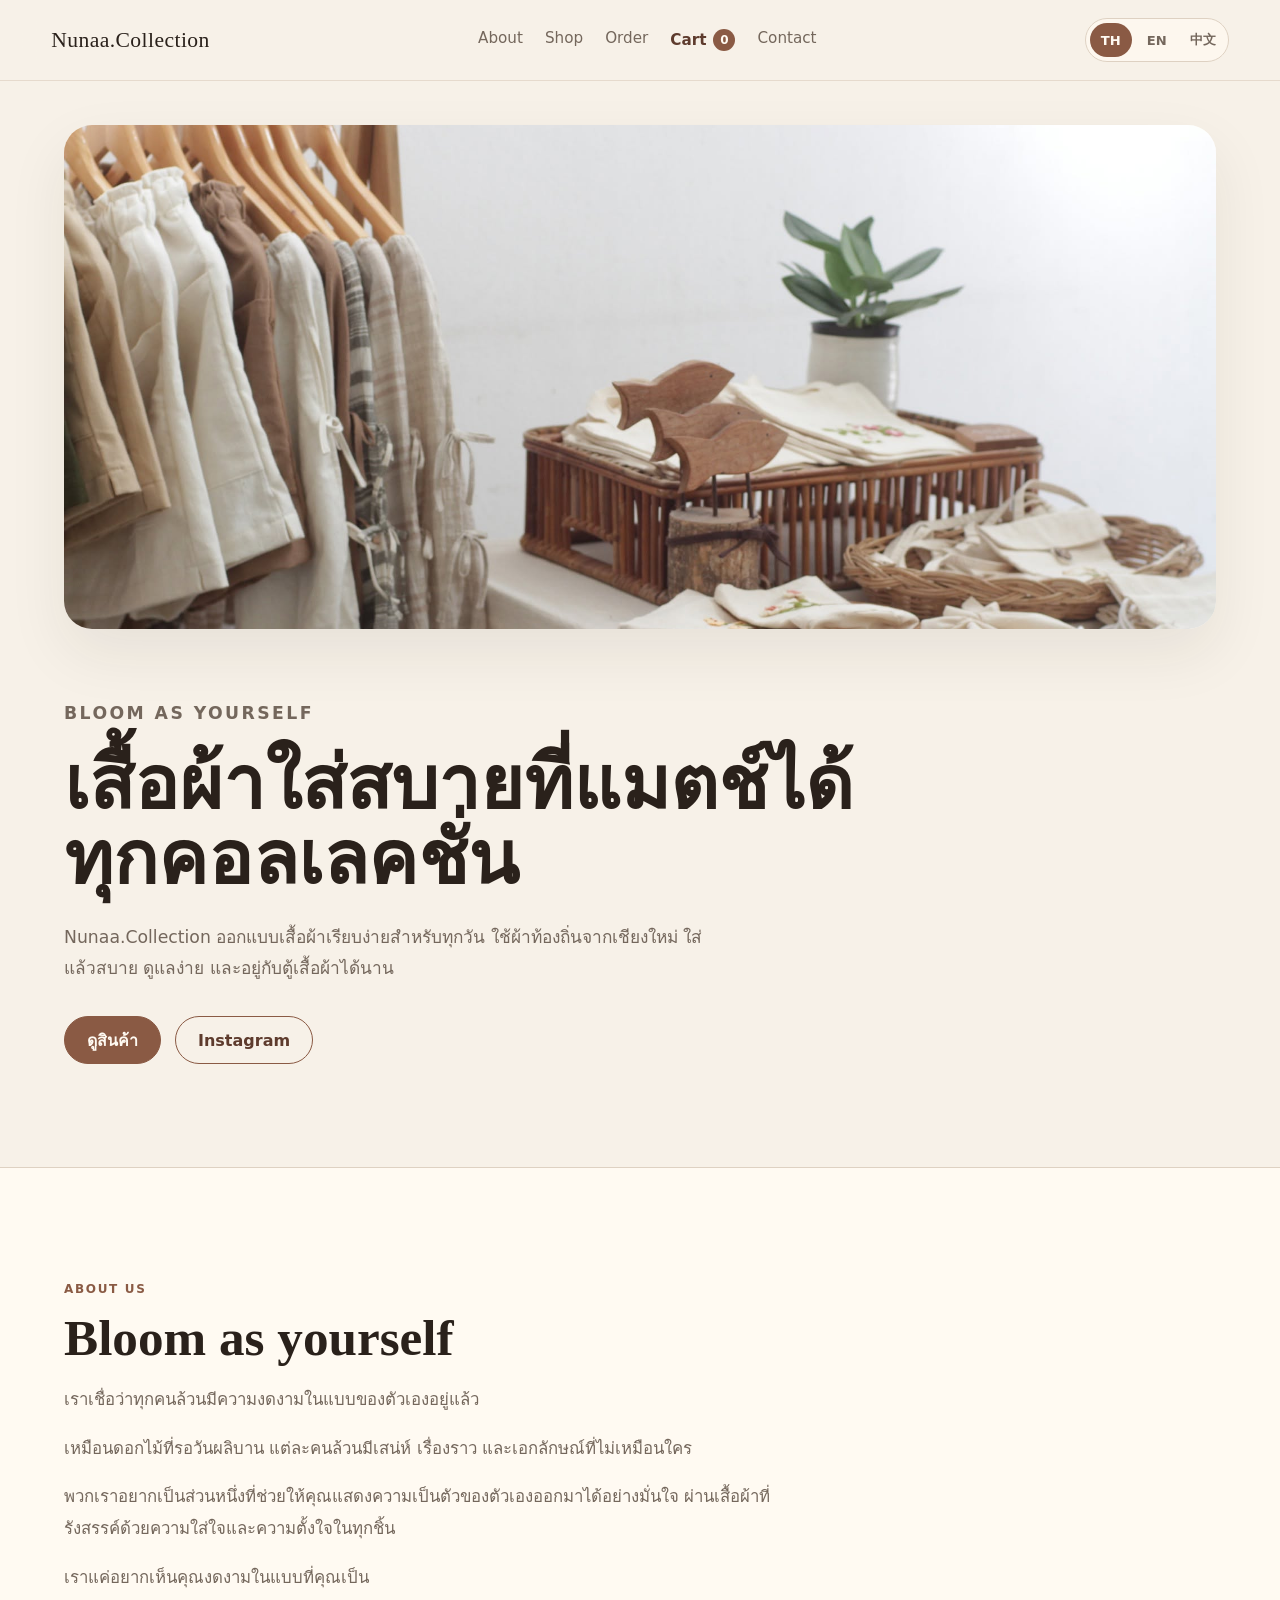
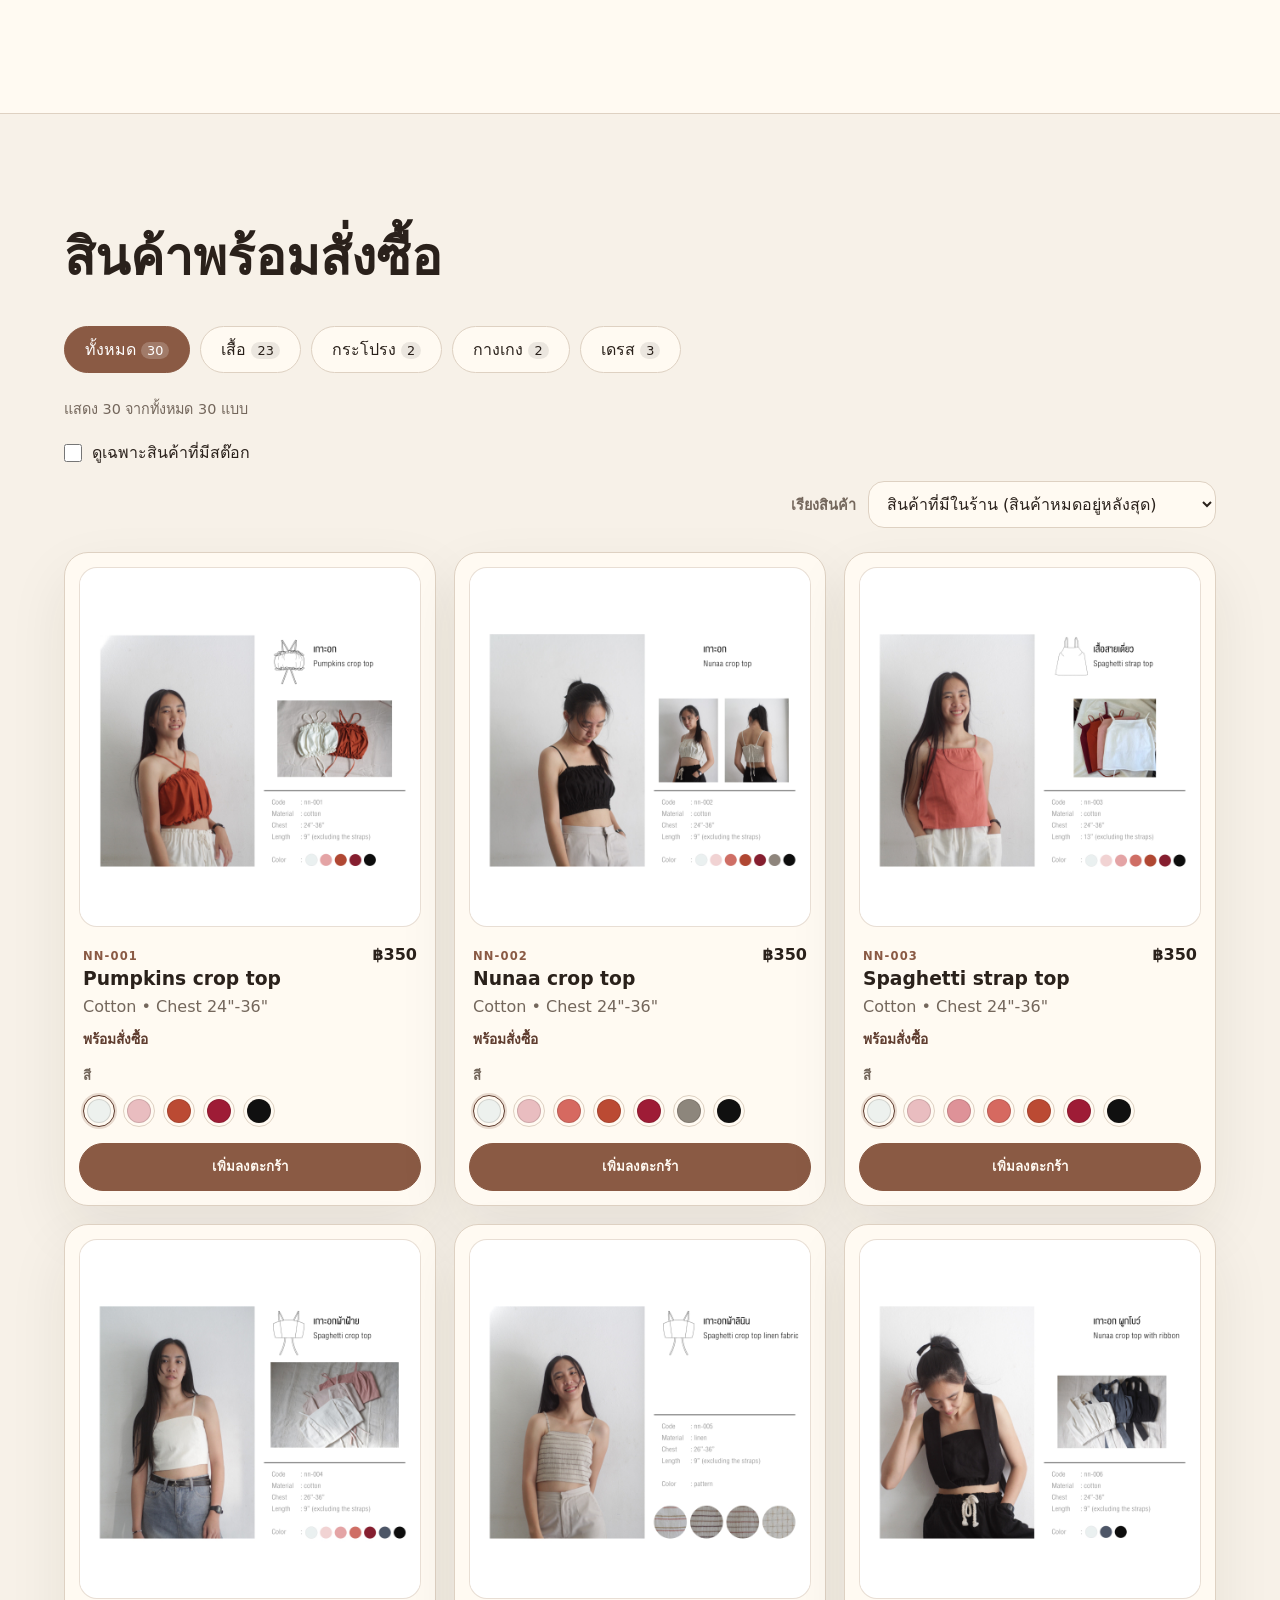
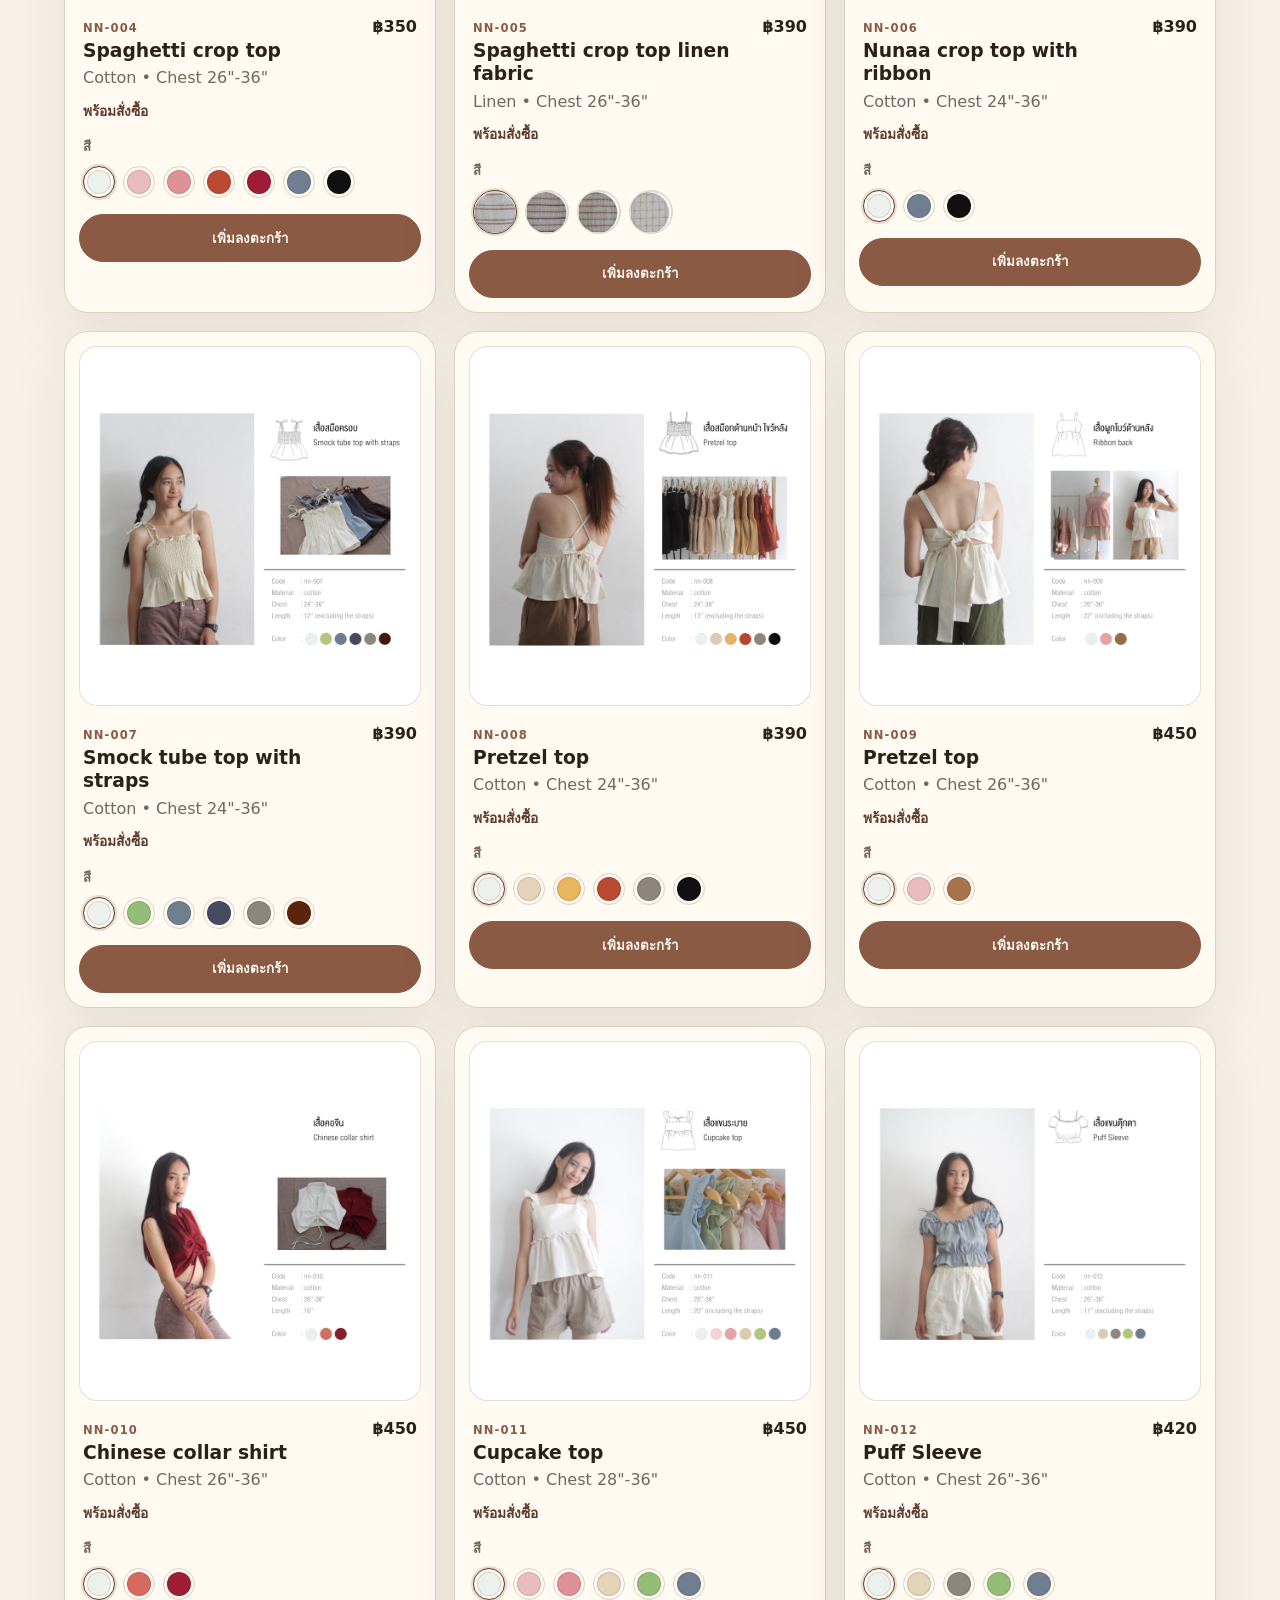
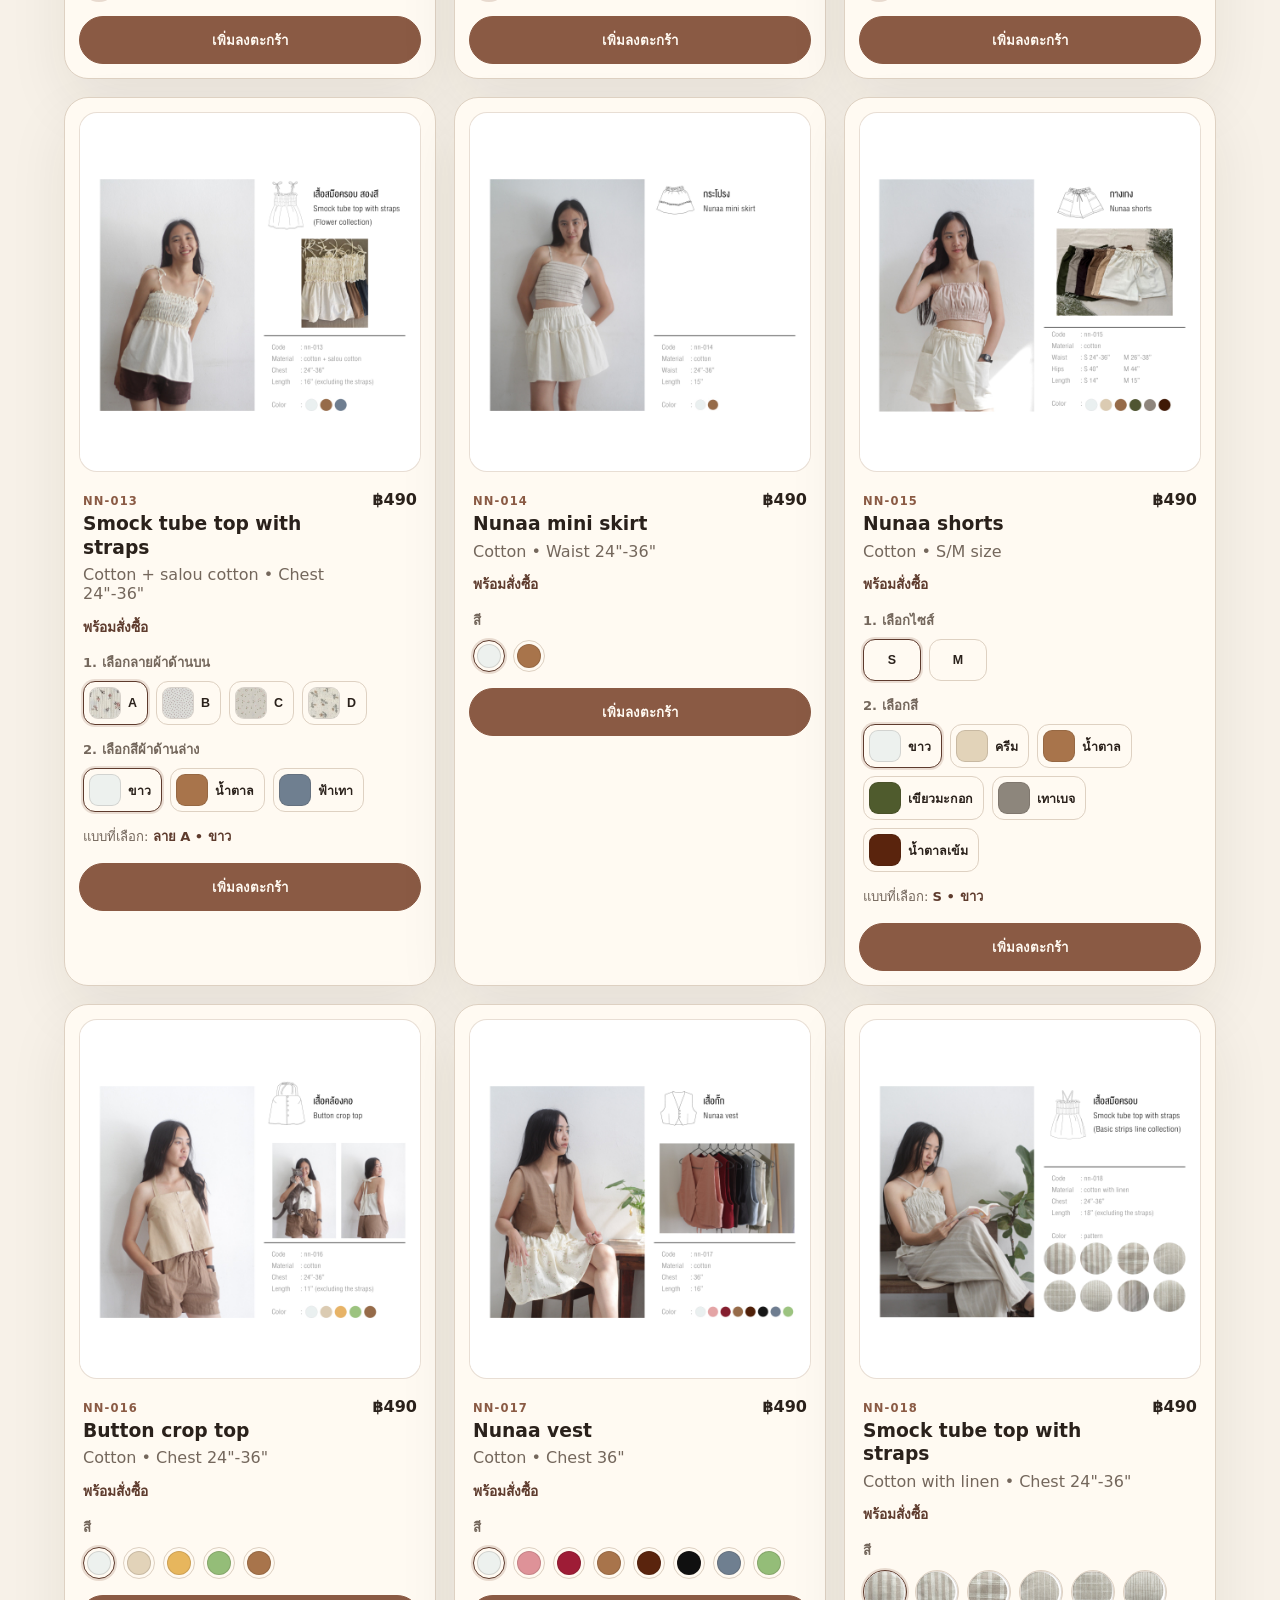
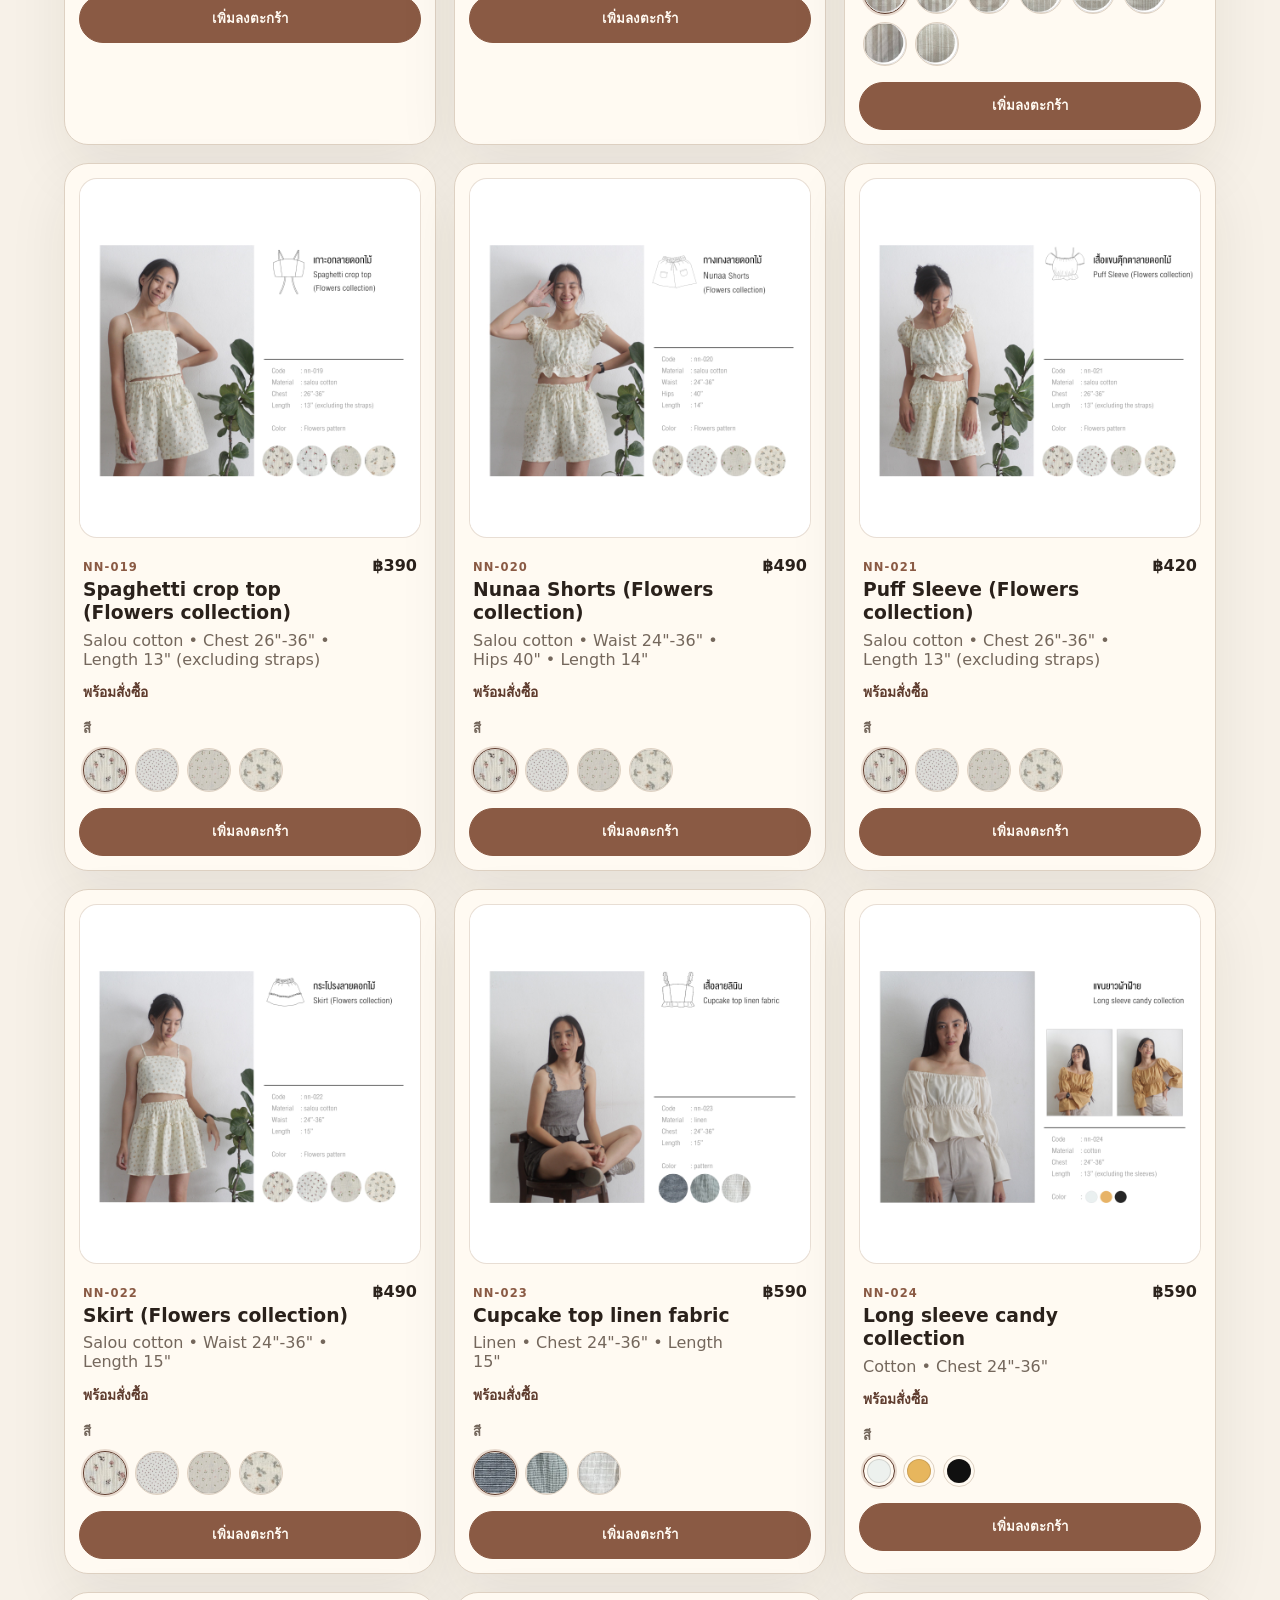
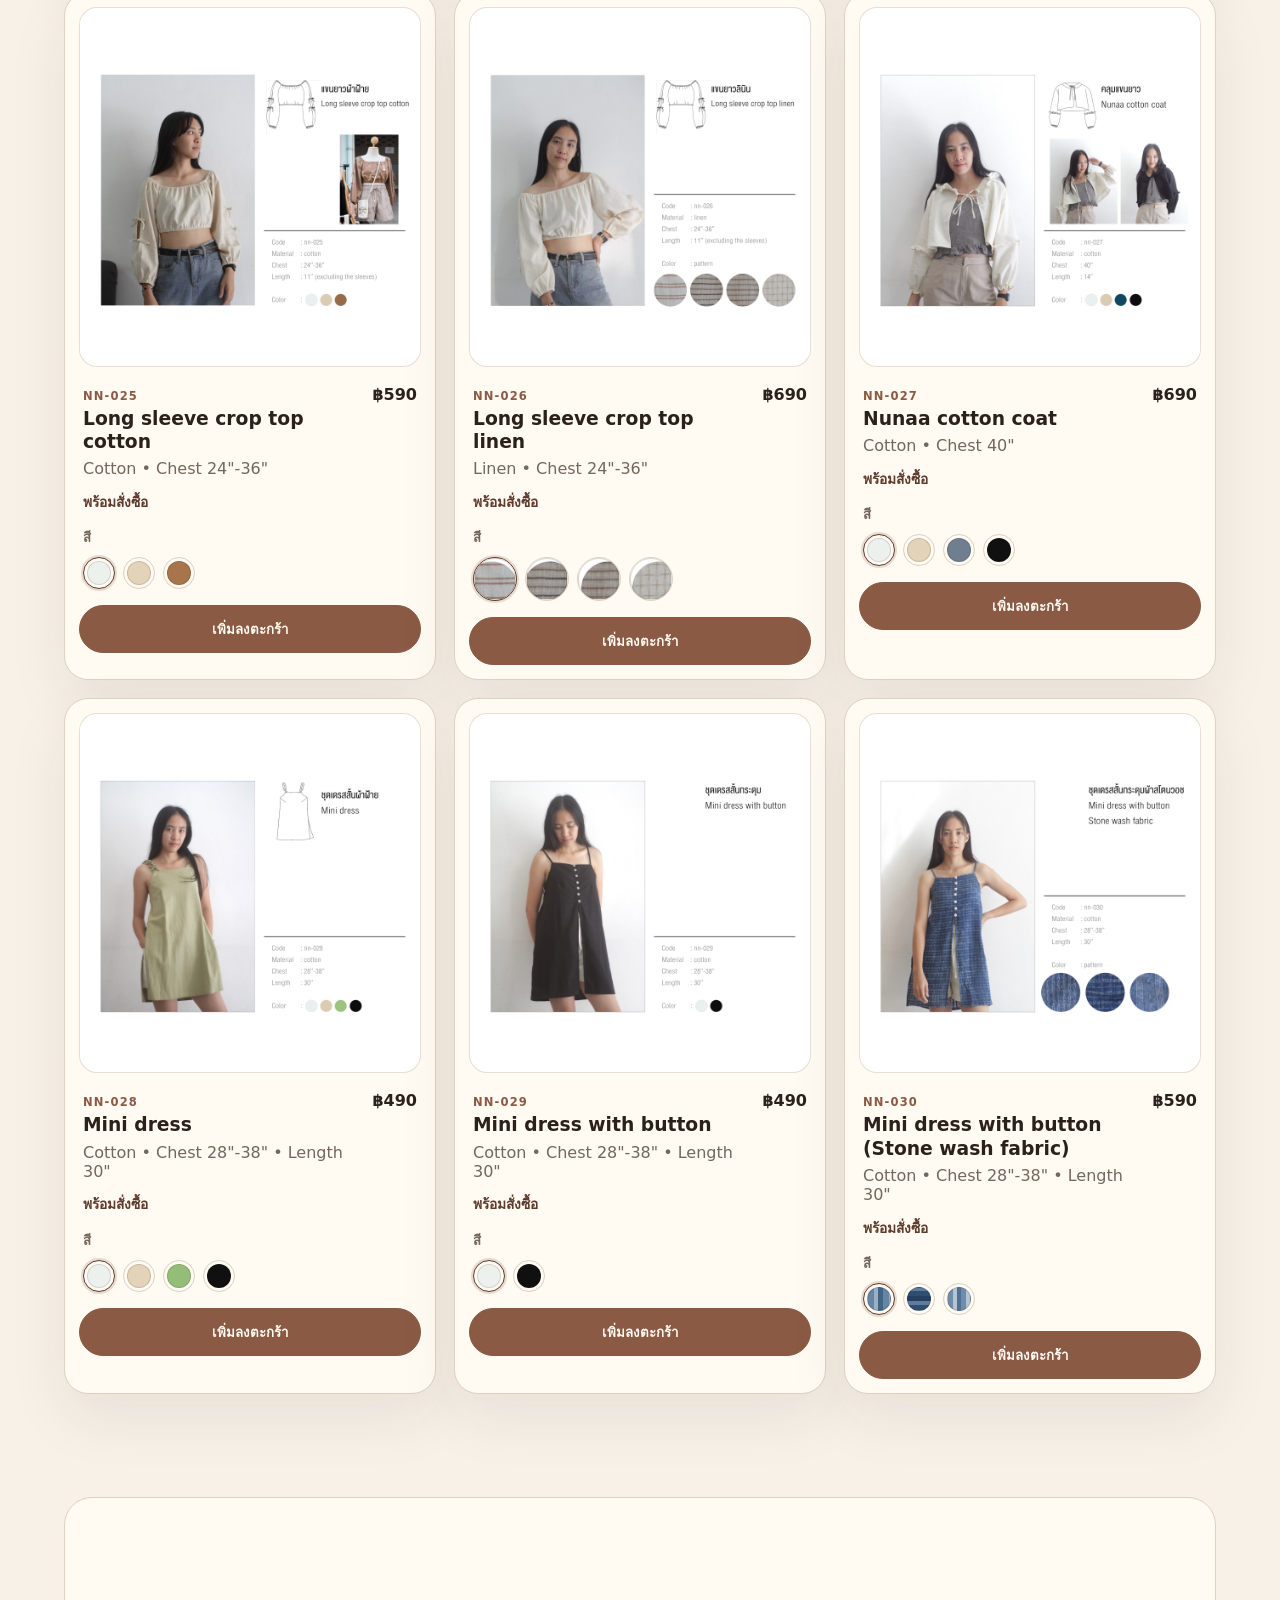
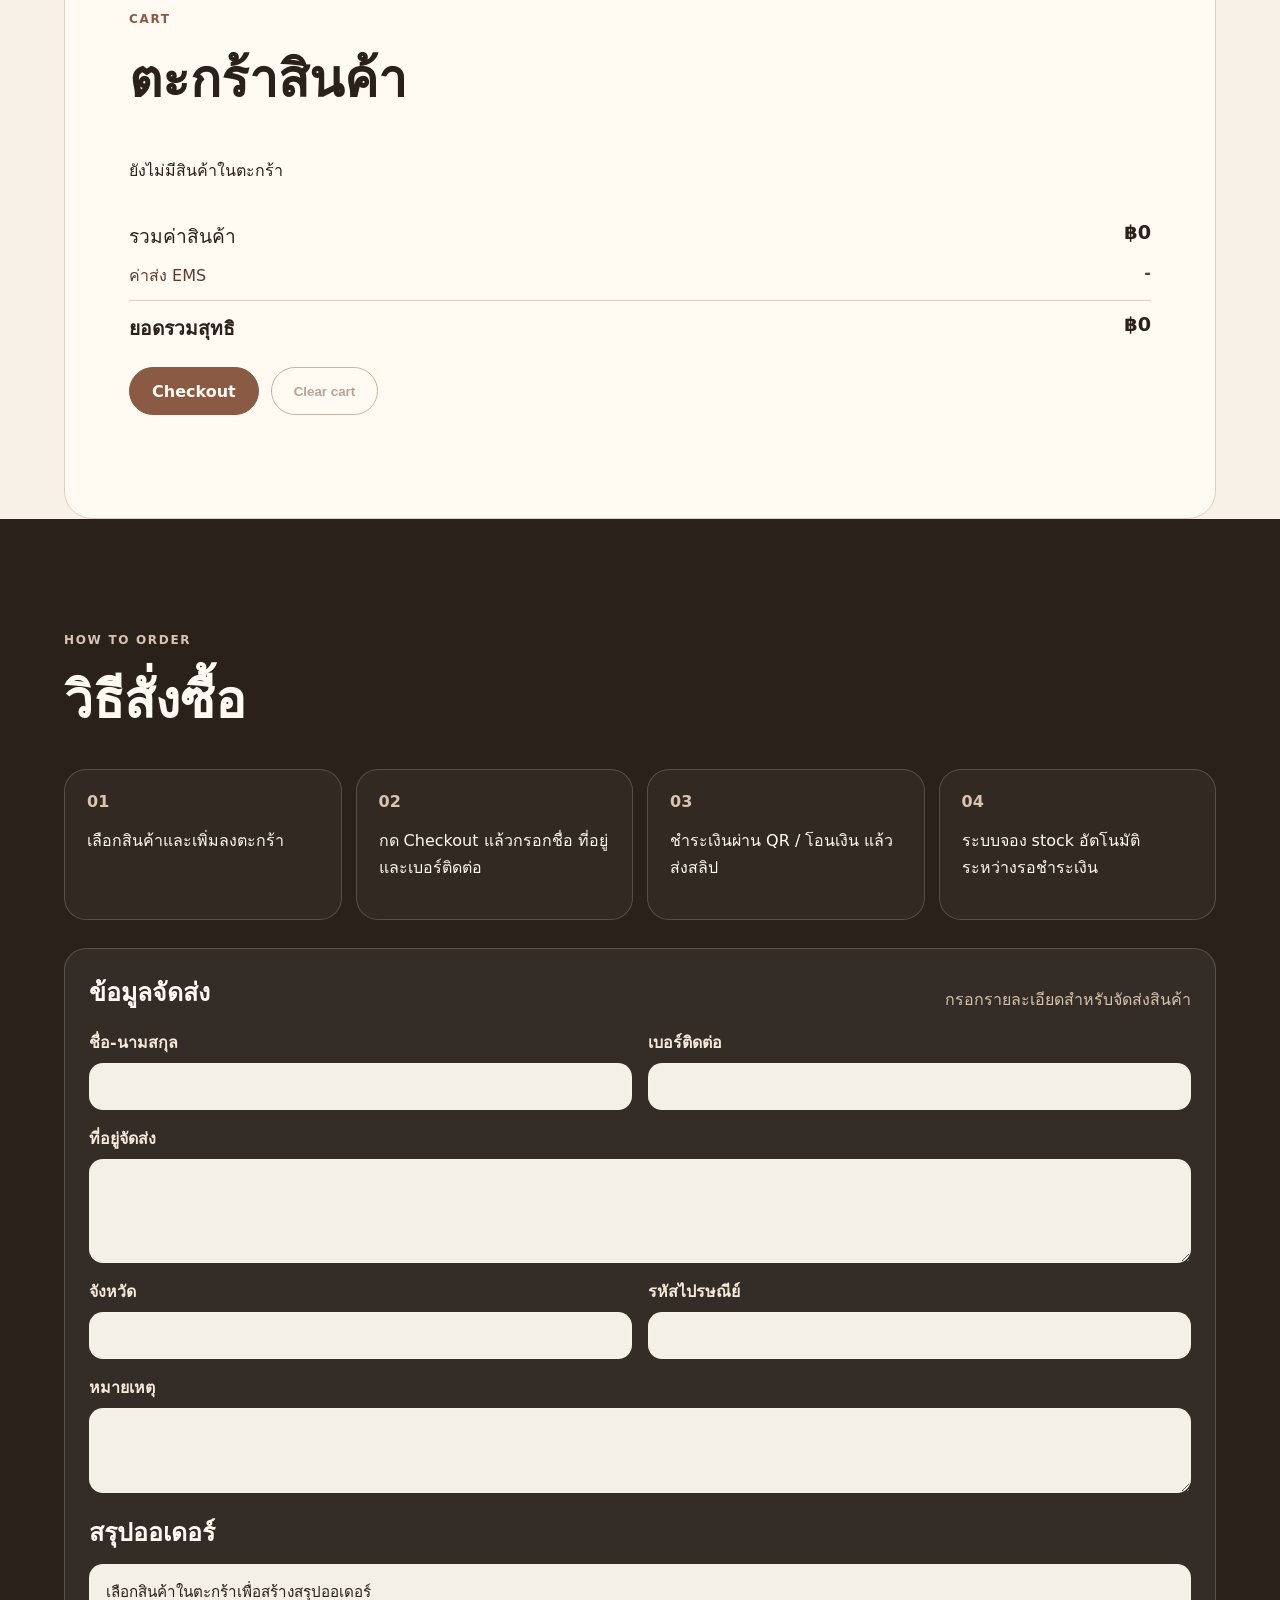
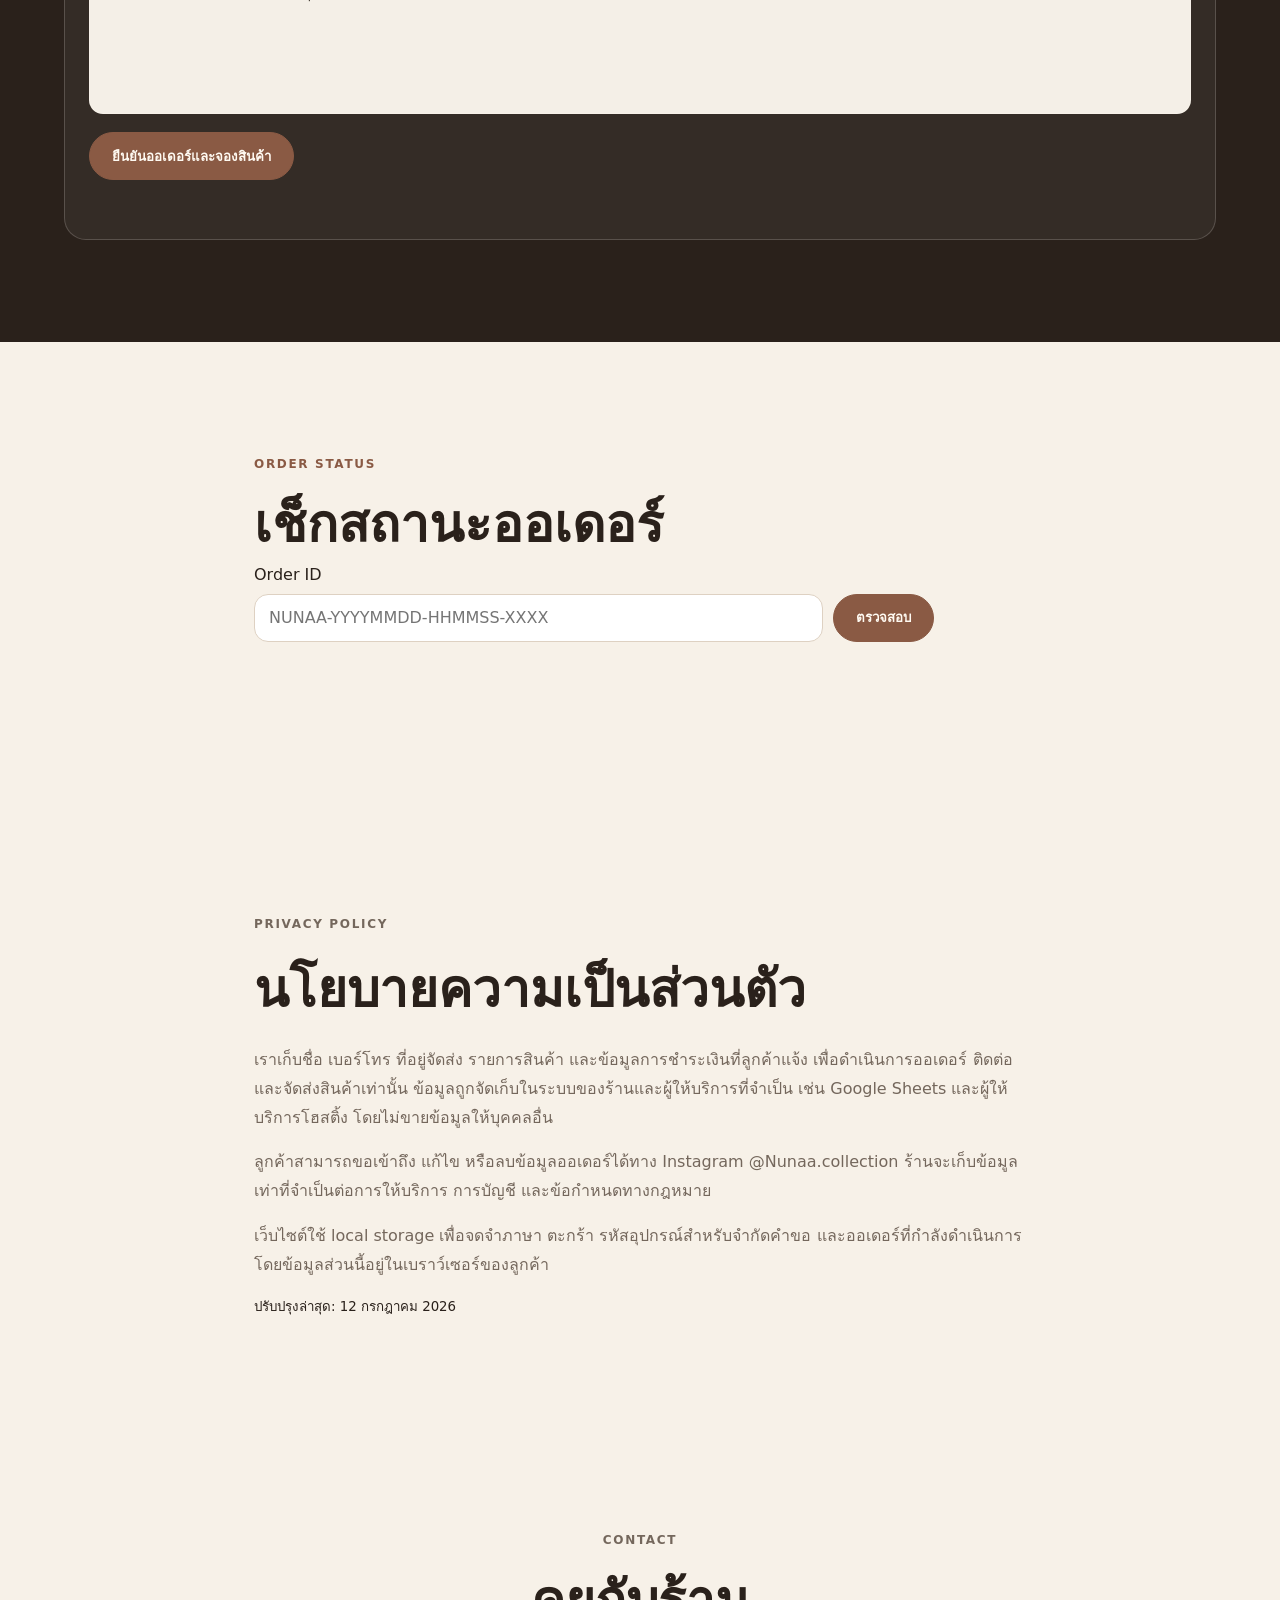
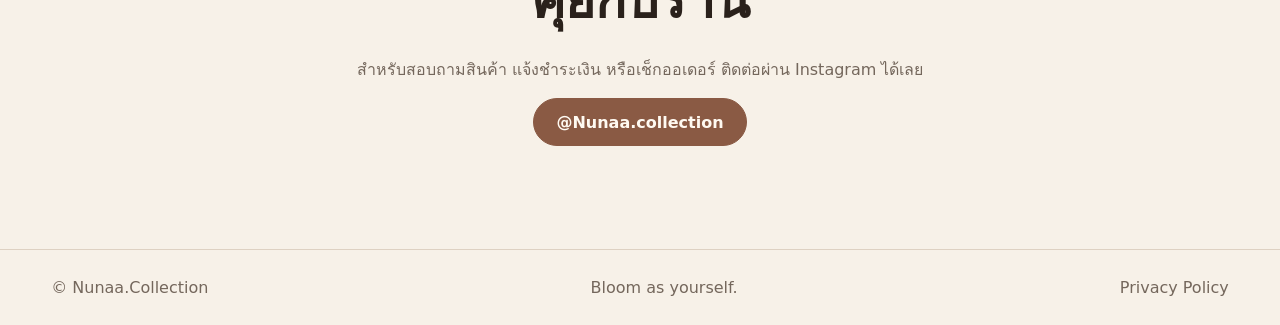
<file: index.html>
<!doctype html>
<html lang="th">
<head>
  <!-- Google Analytics: storefront visits -->
  <script async src="https://www.googletagmanager.com/gtag/js?id=G-K9X60P9Y7D"></script>
  <script>
    window.dataLayer = window.dataLayer || [];
    function gtag() { dataLayer.push(arguments); }
    gtag('js', new Date());
    gtag('config', 'G-K9X60P9Y7D', {
      allow_google_signals: false,
      allow_ad_personalization_signals: false
    });
  </script>
  <meta charset="utf-8" />
  <meta name="viewport" content="width=device-width, initial-scale=1" />
  <title>Nunaa.Collection | Everyday Look from Chiang Mai Local Fabric</title>
  <meta name="description" content="Nunaa.Collection เสื้อผ้า everyday look จากผ้าท้องถิ่นเชียงใหม่ ใส่สบาย แมตช์ง่าย และดูแลง่าย" />
  <meta property="og:title" content="Nunaa.Collection" />
  <meta property="og:description" content="Everyday look that matches every collection. Local fabric from Chiang Mai." />
  <meta property="og:type" content="website" />
  <meta property="og:url" content="https://nunaacollection.com" />
  <link rel="canonical" href="https://nunaacollection.com" />
  <link rel="stylesheet" href="assets/css/style.css?v=20261001-shopping-ux" />
</head>
<body>
  <header class="site-header">
    <a class="brand" href="#home">Nunaa.Collection</a>
    <button class="menu-button" aria-label="Open menu" data-i18n-aria="menu.open">☰</button>
    <nav class="nav" aria-label="Main navigation">
      <a href="#about" data-i18n="nav.about">About</a>
      <a href="#shop" data-i18n="nav.shop">Shop</a>
      <a href="#order" data-i18n="nav.order">Order</a>
      <a class="cart-link" href="#cart"><span data-i18n="nav.cart">Cart</span> <span id="cartCount" class="cart-count">0</span></a>
      <a href="#contact" data-i18n="nav.contact">Contact</a>
    </nav>
    <div class="language-switcher" aria-label="Language selector">
      <button type="button" class="language-button active" data-lang="th">TH</button>
      <button type="button" class="language-button" data-lang="en">EN</button>
      <button type="button" class="language-button" data-lang="zh">中文</button>
    </div>
  </header>

  <main>
    <section id="home" class="hero section">
      <div class="hero-cover" aria-label="Nunaa.Collection clothing and handmade display">
        <img src="assets/images/cover/nunaa-cover.jpg" alt="Nunaa.Collection clothing and handmade fabric display">
      </div>
      <div class="hero-copy">
        <p class="eyebrow" data-i18n="hero.eyebrow">Bloom as yourself</p>
        <h1 data-i18n="hero.title">เสื้อผ้าใส่สบายที่แมตช์ได้ทุกคอลเลคชั่น</h1>
        <p data-i18n="hero.body">Nunaa.Collection ออกแบบเสื้อผ้าเรียบง่ายสำหรับทุกวัน ใช้ผ้าท้องถิ่นจากเชียงใหม่ ใส่แล้วสบาย ดูแลง่าย และอยู่กับตู้เสื้อผ้าได้นาน</p>
        <div class="hero-actions">
          <a class="button primary" href="#shop" data-i18n="hero.shopButton">ดูสินค้า</a>
          <a class="button ghost" href="https://www.instagram.com/Nunaa.collection" target="_blank" rel="noreferrer">Instagram</a>
        </div>
      </div>
    </section>

    <section id="about" class="section about-section">
      <div class="about-copy">
        <p class="eyebrow" data-i18n="about.eyebrow">About Us</p>
        <h2 data-i18n="about.title">Bloom as yourself</h2>
        <p data-i18n="about.bodyOne">เราเชื่อว่าทุกคนล้วนมีความงดงามในแบบของตัวเองอยู่แล้ว</p>
        <p data-i18n="about.bodyTwo">เหมือนดอกไม้ที่รอวันผลิบาน แต่ละคนล้วนมีเสน่ห์ เรื่องราว และเอกลักษณ์ที่ไม่เหมือนใคร</p>
        <p data-i18n="about.bodyThree">พวกเราอยากเป็นส่วนหนึ่งที่ช่วยให้คุณแสดงความเป็นตัวของตัวเองออกมาได้อย่างมั่นใจ ผ่านเสื้อผ้าที่รังสรรค์ด้วยความใส่ใจและความตั้งใจในทุกชิ้น</p>
        <p data-i18n="about.bodyFour">เราแค่อยากเห็นคุณงดงามในแบบที่คุณเป็น</p>
      </div>
    </section>

    <section id="shop" class="section">
      <div class="section-heading">
        <h2 data-i18n="shop.title">สินค้าพร้อมสั่งซื้อ</h2>
      </div>
      <div class="product-categories" id="productCategories" role="group" aria-label="หมวดสินค้า" data-i18n-aria="shop.categories">
        <button type="button" class="category-button" data-category="all" aria-pressed="true"><span data-i18n="shop.categoryAll">ทั้งหมด</span> <span class="category-count" data-category-count>0</span></button>
        <button type="button" class="category-button" data-category="tops" aria-pressed="false"><span data-i18n="shop.categoryTops">เสื้อ</span> <span class="category-count" data-category-count>0</span></button>
        <button type="button" class="category-button" data-category="skirts" aria-pressed="false"><span data-i18n="shop.categorySkirts">กระโปรง</span> <span class="category-count" data-category-count>0</span></button>
        <button type="button" class="category-button" data-category="pants" aria-pressed="false"><span data-i18n="shop.categoryPants">กางเกง</span> <span class="category-count" data-category-count>0</span></button>
        <button type="button" class="category-button" data-category="dresses" aria-pressed="false"><span data-i18n="shop.categoryDresses">เดรส</span> <span class="category-count" data-category-count>0</span></button>
        <button type="button" class="category-button" data-category="other" aria-pressed="false" hidden><span data-i18n="shop.categoryOther">อื่น ๆ</span> <span class="category-count" data-category-count>0</span></button>
      </div>
      <p class="product-results-count" id="productResultsCount" role="status" aria-live="polite" aria-atomic="true"></p>
      <label class="stock-filter" for="availableOnly">
        <input type="checkbox" id="availableOnly" />
        <span data-i18n="shop.onlyAvailable">ดูเฉพาะสินค้าที่มีสต๊อก</span>
      </label>
      <div class="shop-toolbar">
        <label for="productSort" data-i18n="shop.sortLabel">เรียงสินค้า</label>
        <select id="productSort">
          <option value="code" data-i18n="shop.sortCode">รหัสสินค้า</option>
          <option value="price-asc" data-i18n="shop.sortPriceAsc">ราคา: ถูกไปแพง</option>
          <option value="price-desc" data-i18n="shop.sortPriceDesc">ราคา: แพงไปถูก</option>
          <option value="available" data-i18n="shop.sortAvailable">สินค้าที่มีในร้าน (สินค้าหมดอยู่หลังสุด)</option>
        </select>
      </div>
      <div class="product-grid" id="productGrid"></div>
    </section>

    <section id="cart" class="section cart-panel">
      <div>
        <p class="eyebrow" data-i18n="cart.eyebrow">Cart</p>
        <h2 data-i18n="cart.title">ตะกร้าสินค้า</h2>
      </div>
      <div id="cartItems" class="cart-items"></div>
      <div class="cart-total">
        <span data-i18n="cart.total">รวมค่าสินค้า</span>
        <strong id="cartTotal">฿0</strong>
      </div>
      <div class="cart-total shipping-total">
        <span data-i18n="cart.shipping">ค่าส่ง EMS</span>
        <strong id="cartShipping">-</strong>
      </div>
      <div class="cart-total grand-total">
        <span data-i18n="cart.grandTotal">ยอดรวมสุทธิ</span>
        <strong id="cartGrandTotal">฿0</strong>
      </div>
      <div class="cart-actions">
        <a class="button primary" href="#order" data-i18n="cart.checkout">Checkout</a>
        <button class="button ghost clear-cart" id="clearCartButton" type="button" data-i18n="cart.clear">Clear cart</button>
      </div>
    </section>

    <section id="order" class="section order-section">
      <div>
        <p class="eyebrow" data-i18n="order.eyebrow">How to Order</p>
        <h2 data-i18n="order.title">วิธีสั่งซื้อ</h2>
      </div>
      <div class="steps">
        <article><span>01</span><p data-i18n="order.stepOne">เลือกสินค้าและเพิ่มลงตะกร้า</p></article>
        <article><span>02</span><p data-i18n="order.stepTwo">กด Checkout แล้วกรอกชื่อ ที่อยู่ และเบอร์ติดต่อ</p></article>
        <article><span>03</span><p data-i18n="order.stepThree">ชำระเงินผ่าน QR / โอนเงิน แล้วส่งสลิป</p></article>
        <article><span>04</span><p data-i18n="order.stepFour">ระบบจอง stock อัตโนมัติระหว่างรอชำระเงิน</p></article>
      </div>
      <form id="checkoutForm" class="checkout-form">
        <div class="form-heading">
          <h3 data-i18n="form.title">ข้อมูลจัดส่ง</h3>
          <p data-i18n="form.subtitle">กรอกรายละเอียดสำหรับจัดส่งสินค้า</p>
        </div>
        <div class="form-grid">
          <label>
            <span data-i18n="form.name">ชื่อ-นามสกุล</span>
            <input id="customerName" name="customerName" type="text" autocomplete="name" required>
          </label>
          <label>
            <span data-i18n="form.phone">เบอร์ติดต่อ</span>
            <input id="customerPhone" name="customerPhone" type="tel" autocomplete="tel" inputmode="tel" pattern="(?:\+66|0)[0-9]{8,9}" maxlength="12" required>
          </label>
          <label class="full">
            <span data-i18n="form.address">ที่อยู่จัดส่ง</span>
            <textarea id="customerAddress" name="customerAddress" rows="4" autocomplete="street-address" required></textarea>
          </label>
          <label>
            <span data-i18n="form.province">จังหวัด</span>
            <input id="customerProvince" name="customerProvince" type="text" autocomplete="address-level1" required>
          </label>
          <label>
            <span data-i18n="form.postal">รหัสไปรษณีย์</span>
            <input id="customerPostal" name="customerPostal" type="text" inputmode="numeric" autocomplete="postal-code" pattern="[0-9]{5}" maxlength="5" required>
          </label>
          <label class="full">
            <span data-i18n="form.note">หมายเหตุ</span>
            <textarea id="customerNote" name="customerNote" rows="3"></textarea>
          </label>
        </div>
        <label class="bot-field" aria-hidden="true">Website<input id="customerWebsite" name="website" type="text" tabindex="-1" autocomplete="off"></label>
        <div id="captchaContainer"></div>
        <div class="order-summary-box">
          <h3 data-i18n="summary.title">สรุปออเดอร์</h3>
          <pre id="orderSummary" data-i18n="summary.empty">เลือกสินค้าในตะกร้าเพื่อสร้างสรุปออเดอร์</pre>
        </div>
        <div id="paymentConfirmation" class="payment-confirmation" hidden>
          <div class="confirmation-heading">
            <div>
              <p class="eyebrow" data-i18n="confirmation.eyebrow">Order reserved</p>
              <h3 data-i18n="confirmation.title">จองสินค้าเรียบร้อยแล้ว</h3>
            </div>
            <strong id="confirmedOrderId" class="confirmation-order-id"></strong>
          </div>
          <p id="confirmationCountdown" class="confirmation-countdown" aria-live="polite"></p>
          <div class="payment-box">
          <div>
            <h3 data-i18n="payment.title">ชำระเงินผ่าน QR</h3>
            <p data-i18n="payment.body">สแกน QR เพื่อชำระเงิน แล้วส่งสลิปพร้อมสรุปออเดอร์ให้ร้านทาง Instagram</p>
            <p class="payment-note" data-i18n="payment.notice">กรุณาส่งสลิปก่อนหมดเวลาจอง 15 นาที</p>
          </div>
          <img src="assets/images/payment/nunaa-promptpay-qr.jpeg" alt="Nunaa.Collection payment QR code" data-i18n-alt="payment.qrAlt">
          </div>
          <div class="checkout-actions confirmation-actions">
            <button id="sendInstagramButton" class="button primary" type="button" data-i18n="form.copyAndInstagram">คัดลอกออเดอร์และเปิด Instagram</button>
            <button id="reportPaymentButton" class="button ghost light" type="button" data-i18n="form.reportPayment">ส่งสลิปแล้ว — แจ้งชำระเงิน</button>
            <button id="copyOrderIdButton" class="button ghost light" type="button" data-i18n="form.copyOrderId">คัดลอก Order ID</button>
          </div>
        </div>
        <div class="checkout-actions">
          <button id="reserveOrderButton" class="button primary" type="submit" data-i18n="form.reserveOrder">ยืนยันออเดอร์และจองสินค้า</button>
        </div>
        <p id="copyStatus" class="copy-status" aria-live="polite"></p>
      </form>
    </section>

    <section id="order-status" class="section status-section">
      <p class="eyebrow">Order Status</p>
      <h2>เช็กสถานะออเดอร์</h2>
      <form id="orderStatusForm" class="status-form">
        <label for="statusOrderId">Order ID</label>
        <div class="status-form-row">
          <input id="statusOrderId" type="text" placeholder="NUNAA-YYYYMMDD-HHMMSS-XXXX" required>
          <button class="button primary" type="submit">ตรวจสอบ</button>
        </div>
      </form>
      <p id="orderStatusResult" class="status-result" aria-live="polite"></p>
    </section>

    <section id="privacy" class="section privacy-section">
      <p class="eyebrow">Privacy Policy</p>
      <h2>นโยบายความเป็นส่วนตัว</h2>
      <p>เราเก็บชื่อ เบอร์โทร ที่อยู่จัดส่ง รายการสินค้า และข้อมูลการชำระเงินที่ลูกค้าแจ้ง เพื่อดำเนินการออเดอร์ ติดต่อ และจัดส่งสินค้าเท่านั้น ข้อมูลถูกจัดเก็บในระบบของร้านและผู้ให้บริการที่จำเป็น เช่น Google Sheets และผู้ให้บริการโฮสติ้ง โดยไม่ขายข้อมูลให้บุคคลอื่น</p>
      <p>ลูกค้าสามารถขอเข้าถึง แก้ไข หรือลบข้อมูลออเดอร์ได้ทาง Instagram <a href="https://www.instagram.com/Nunaa.collection" target="_blank" rel="noreferrer">@Nunaa.collection</a> ร้านจะเก็บข้อมูลเท่าที่จำเป็นต่อการให้บริการ การบัญชี และข้อกำหนดทางกฎหมาย</p>
      <p>เว็บไซต์ใช้ local storage เพื่อจดจำภาษา ตะกร้า รหัสอุปกรณ์สำหรับจำกัดคำขอ และออเดอร์ที่กำลังดำเนินการ โดยข้อมูลส่วนนี้อยู่ในเบราว์เซอร์ของลูกค้า</p>
      <small>ปรับปรุงล่าสุด: 12 กรกฎาคม 2026</small>
    </section>

    <section id="contact" class="section contact-section">
      <p class="eyebrow" data-i18n="contact.eyebrow">Contact</p>
      <h2 data-i18n="contact.title">คุยกับร้าน</h2>
      <p data-i18n="contact.body">สำหรับสอบถามสินค้า แจ้งชำระเงิน หรือเช็กออเดอร์ ติดต่อผ่าน Instagram ได้เลย</p>
      <a class="button primary" href="https://www.instagram.com/Nunaa.collection" target="_blank" rel="noreferrer">@Nunaa.collection</a>
    </section>
  </main>

  <a class="mobile-cart-bar" id="mobileCartBar" href="#cart" hidden>
    <span class="mobile-cart-summary">
      <span data-i18n="mobileCart.viewCart">ดูตะกร้า</span>
      <span id="mobileCartCount" class="mobile-cart-count">0</span>
    </span>
    <strong id="mobileCartTotal">฿0</strong>
  </a>

  <button
    class="back-to-top"
    id="backToTopButton"
    type="button"
    data-i18n-aria="utility.backToTop"
    aria-label="กลับขึ้นด้านบน"
    title="กลับขึ้นด้านบน"
  >↑</button>

  <div class="product-modal" id="productModal" aria-hidden="true">
    <div class="product-modal-backdrop" data-modal-close></div>
    <div class="product-modal-dialog" role="dialog" aria-modal="true" aria-labelledby="productModalTitle">
      <button class="modal-close" type="button" data-modal-close aria-label="Close product details">×</button>
      <button class="modal-nav modal-prev" type="button" data-modal-direction="-1" data-i18n-aria="product.previous" aria-label="สินค้าก่อนหน้า">‹</button>
      <button class="modal-nav modal-next" type="button" data-modal-direction="1" data-i18n-aria="product.next" aria-label="สินค้าถัดไป">›</button>
      <div id="productModalContent"></div>
      <p class="modal-swipe-hint" id="modalSwipeHint" data-i18n="product.swipeHint">↔ ปัดเบา ๆ บนรูปเพื่อดูสินค้าอื่น</p>
    </div>
  </div>

  <footer class="site-footer">
    <span>© Nunaa.Collection</span>
    <span data-i18n="footer.tagline">Bloom as yourself.</span>
    <a href="#privacy">Privacy Policy</a>
  </footer>

  <script src="assets/js/config.js?v=20260711-new-sheets-url"></script>
  <script src="assets/js/app.js?v=20261001-shopping-ux"></script>
</body>
</html>
</file>
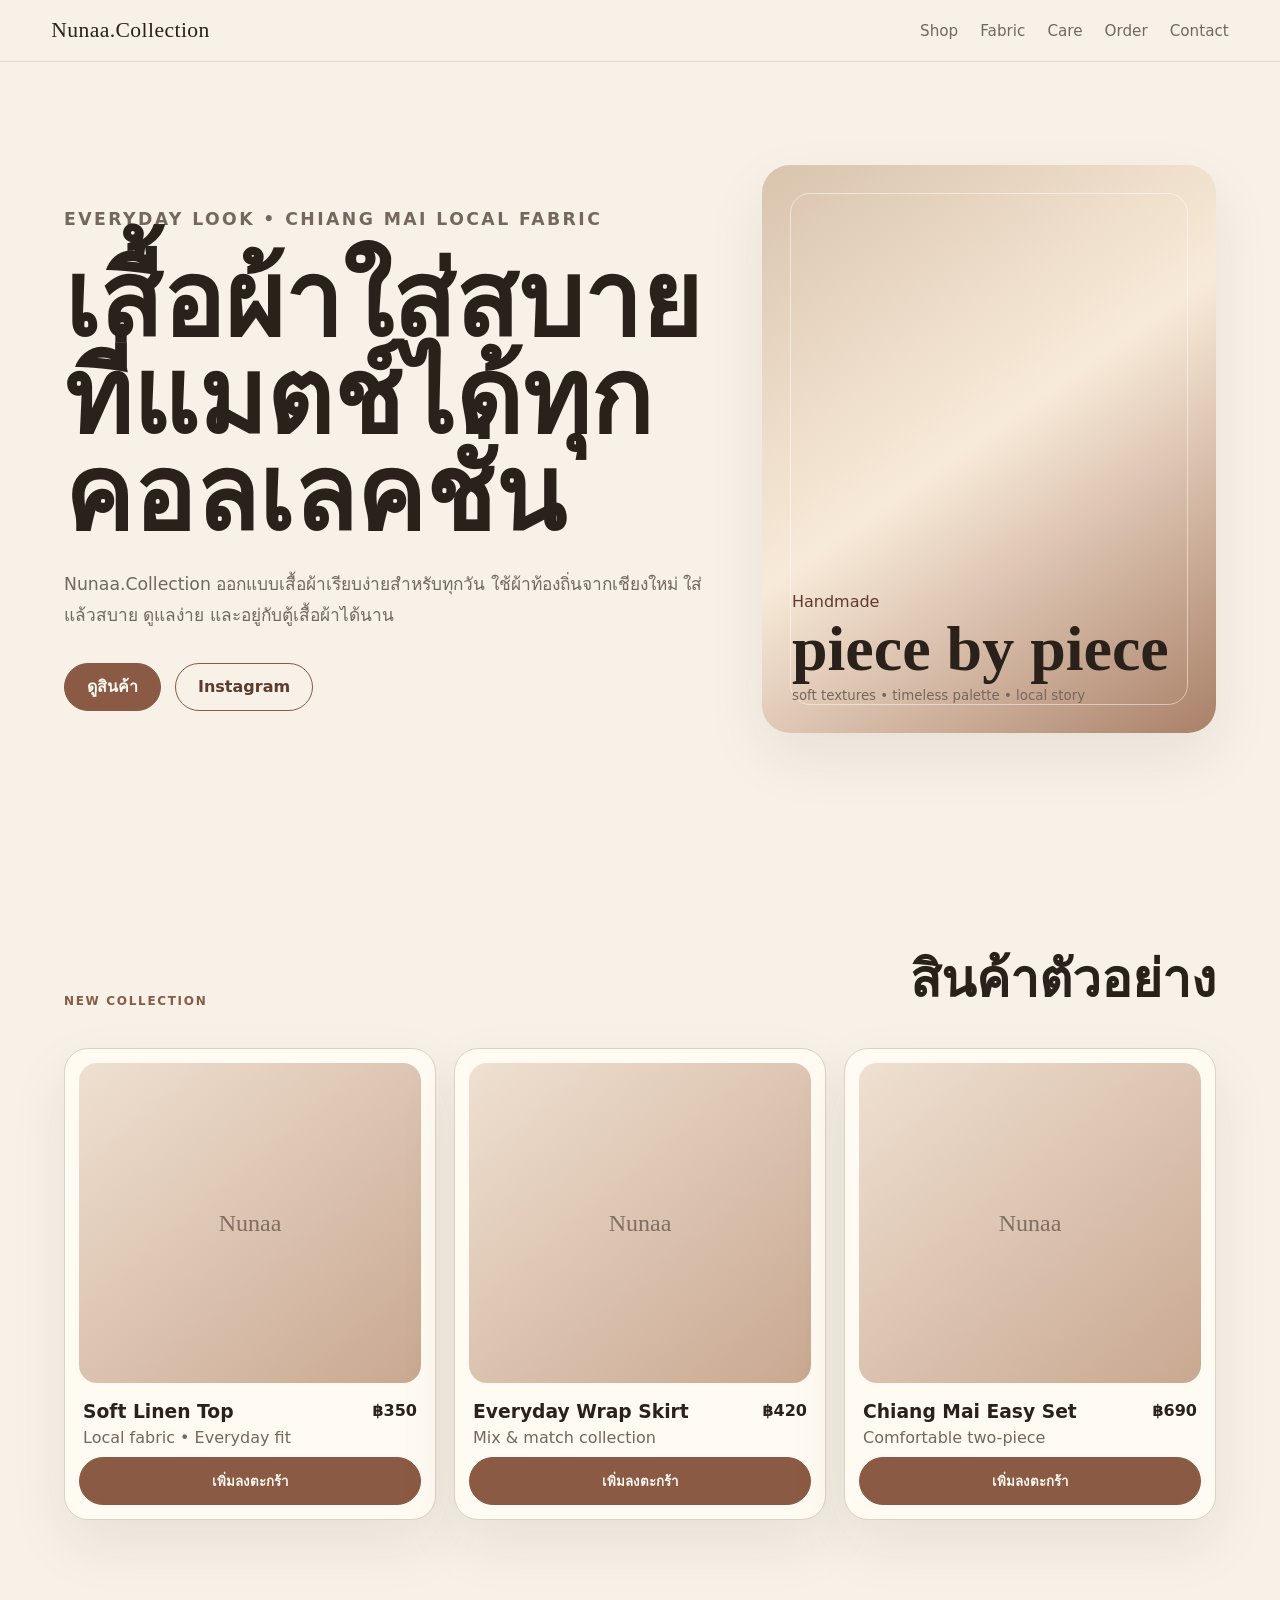
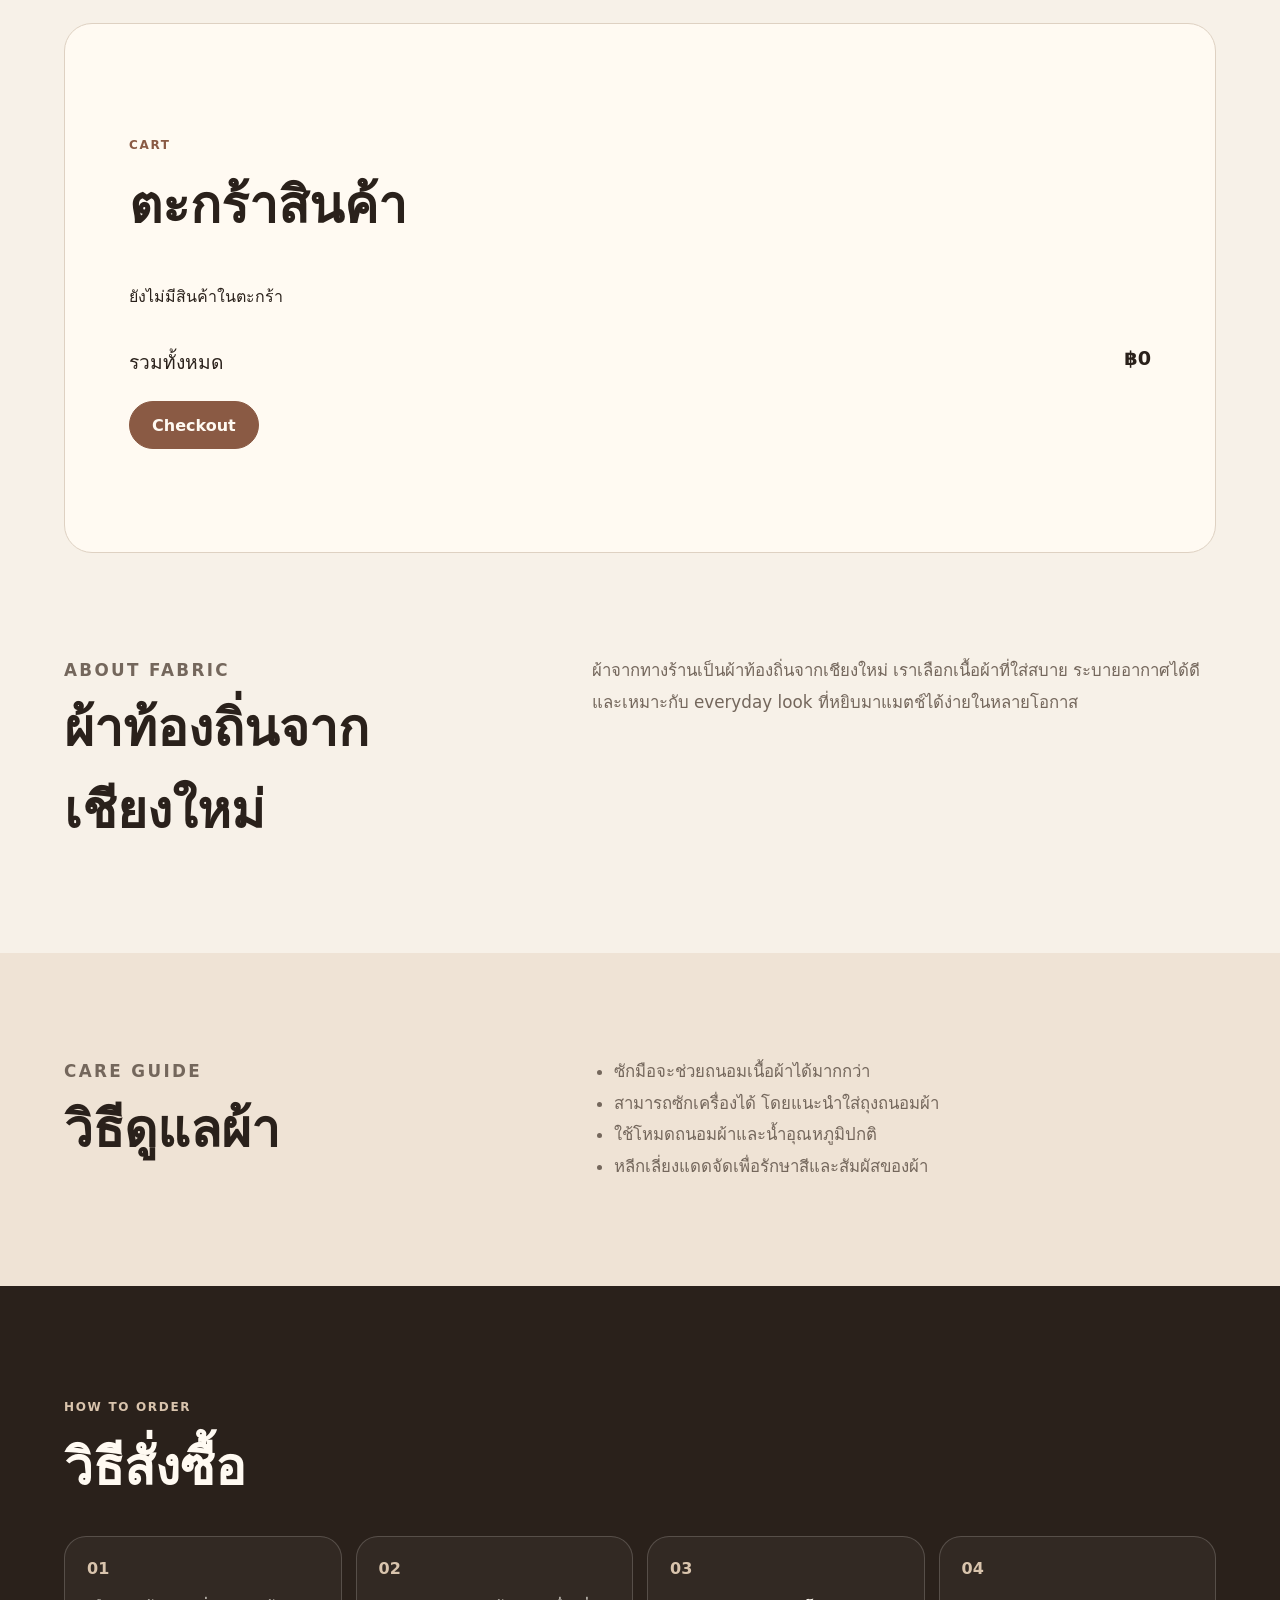
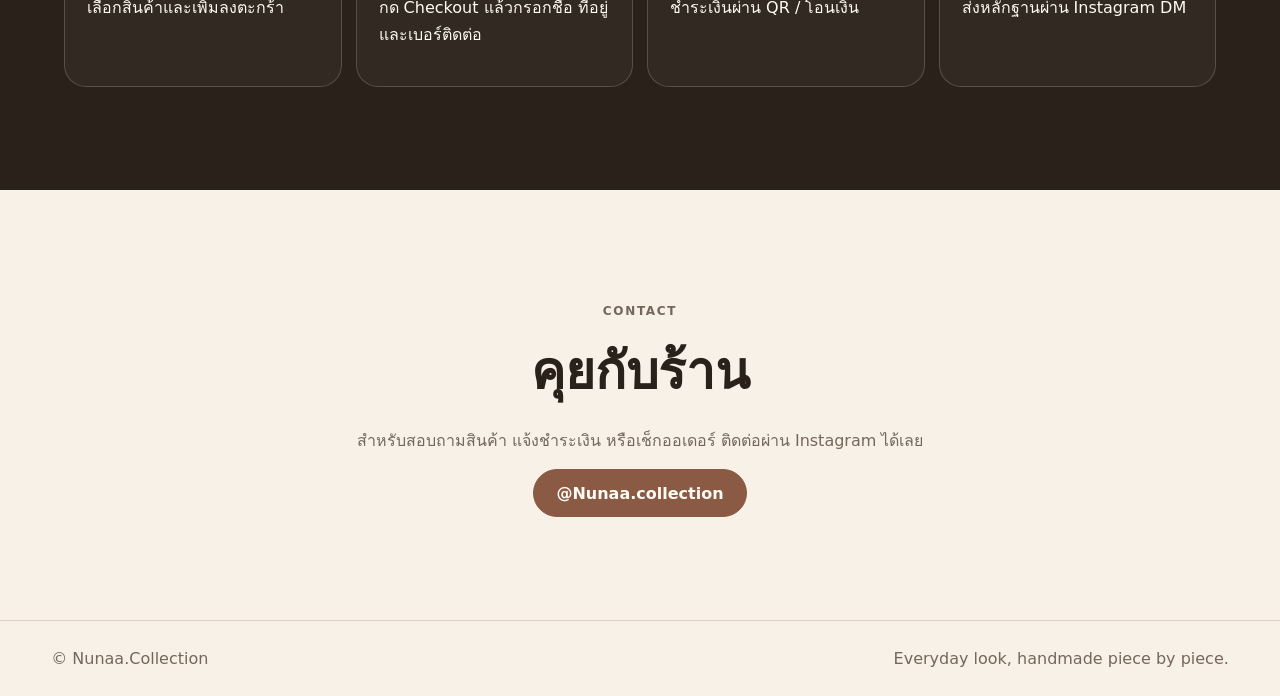
<file: nunaacollection-v0.1.0/index.html>
<!doctype html>
<html lang="th">
<head>
  <meta charset="utf-8" />
  <meta name="viewport" content="width=device-width, initial-scale=1" />
  <title>Nunaa.Collection | Everyday Look from Chiang Mai Local Fabric</title>
  <meta name="description" content="Nunaa.Collection เสื้อผ้า everyday look จากผ้าท้องถิ่นเชียงใหม่ ใส่สบาย แมตช์ง่าย และดูแลง่าย" />
  <meta property="og:title" content="Nunaa.Collection" />
  <meta property="og:description" content="Everyday look that matches every collection. Local fabric from Chiang Mai." />
  <meta property="og:type" content="website" />
  <meta property="og:url" content="https://nunaacollection.com" />
  <link rel="canonical" href="https://nunaacollection.com" />
  <link rel="stylesheet" href="assets/css/style.css" />
</head>
<body>
  <header class="site-header">
    <a class="brand" href="#home">Nunaa.Collection</a>
    <button class="menu-button" aria-label="Open menu">☰</button>
    <nav class="nav" aria-label="Main navigation">
      <a href="#shop">Shop</a>
      <a href="#fabric">Fabric</a>
      <a href="#care">Care</a>
      <a href="#order">Order</a>
      <a href="#contact">Contact</a>
    </nav>
  </header>

  <main>
    <section id="home" class="hero section">
      <div class="hero-copy">
        <p class="eyebrow">Everyday Look • Chiang Mai Local Fabric</p>
        <h1>เสื้อผ้าใส่สบายที่แมตช์ได้ทุกคอลเลคชั่น</h1>
        <p>Nunaa.Collection ออกแบบเสื้อผ้าเรียบง่ายสำหรับทุกวัน ใช้ผ้าท้องถิ่นจากเชียงใหม่ ใส่แล้วสบาย ดูแลง่าย และอยู่กับตู้เสื้อผ้าได้นาน</p>
        <div class="hero-actions">
          <a class="button primary" href="#shop">ดูสินค้า</a>
          <a class="button ghost" href="https://www.instagram.com/Nunaa.collection" target="_blank" rel="noreferrer">Instagram</a>
        </div>
      </div>
      <div class="hero-card" aria-label="Brand mood card">
        <span>Handmade</span>
        <strong>piece by piece</strong>
        <small>soft textures • timeless palette • local story</small>
      </div>
    </section>

    <section id="shop" class="section">
      <div class="section-heading">
        <p class="eyebrow">New Collection</p>
        <h2>สินค้าตัวอย่าง</h2>
      </div>
      <div class="product-grid" id="productGrid"></div>
    </section>

    <section id="cart" class="section cart-panel">
      <div>
        <p class="eyebrow">Cart</p>
        <h2>ตะกร้าสินค้า</h2>
      </div>
      <div id="cartItems" class="cart-items"></div>
      <div class="cart-total">
        <span>รวมทั้งหมด</span>
        <strong id="cartTotal">฿0</strong>
      </div>
      <a class="button primary" href="#order">Checkout</a>
    </section>

    <section id="fabric" class="section split">
      <div>
        <p class="eyebrow">About Fabric</p>
        <h2>ผ้าท้องถิ่นจากเชียงใหม่</h2>
      </div>
      <p>ผ้าจากทางร้านเป็นผ้าท้องถิ่นจากเชียงใหม่ เราเลือกเนื้อผ้าที่ใส่สบาย ระบายอากาศได้ดี และเหมาะกับ everyday look ที่หยิบมาแมตช์ได้ง่ายในหลายโอกาส</p>
    </section>

    <section id="care" class="section split alt">
      <div>
        <p class="eyebrow">Care Guide</p>
        <h2>วิธีดูแลผ้า</h2>
      </div>
      <ul class="care-list">
        <li>ซักมือจะช่วยถนอมเนื้อผ้าได้มากกว่า</li>
        <li>สามารถซักเครื่องได้ โดยแนะนำใส่ถุงถนอมผ้า</li>
        <li>ใช้โหมดถนอมผ้าและน้ำอุณหภูมิปกติ</li>
        <li>หลีกเลี่ยงแดดจัดเพื่อรักษาสีและสัมผัสของผ้า</li>
      </ul>
    </section>

    <section id="order" class="section order-section">
      <div>
        <p class="eyebrow">How to Order</p>
        <h2>วิธีสั่งซื้อ</h2>
      </div>
      <div class="steps">
        <article><span>01</span><p>เลือกสินค้าและเพิ่มลงตะกร้า</p></article>
        <article><span>02</span><p>กด Checkout แล้วกรอกชื่อ ที่อยู่ และเบอร์ติดต่อ</p></article>
        <article><span>03</span><p>ชำระเงินผ่าน QR / โอนเงิน</p></article>
        <article><span>04</span><p>ส่งหลักฐานผ่าน Instagram DM</p></article>
      </div>
    </section>

    <section id="contact" class="section contact-section">
      <p class="eyebrow">Contact</p>
      <h2>คุยกับร้าน</h2>
      <p>สำหรับสอบถามสินค้า แจ้งชำระเงิน หรือเช็กออเดอร์ ติดต่อผ่าน Instagram ได้เลย</p>
      <a class="button primary" href="https://www.instagram.com/Nunaa.collection" target="_blank" rel="noreferrer">@Nunaa.collection</a>
    </section>
  </main>

  <footer class="site-footer">
    <span>© Nunaa.Collection</span>
    <span>Everyday look, handmade piece by piece.</span>
  </footer>

  <script src="assets/js/app.js"></script>
</body>
</html>
</file>
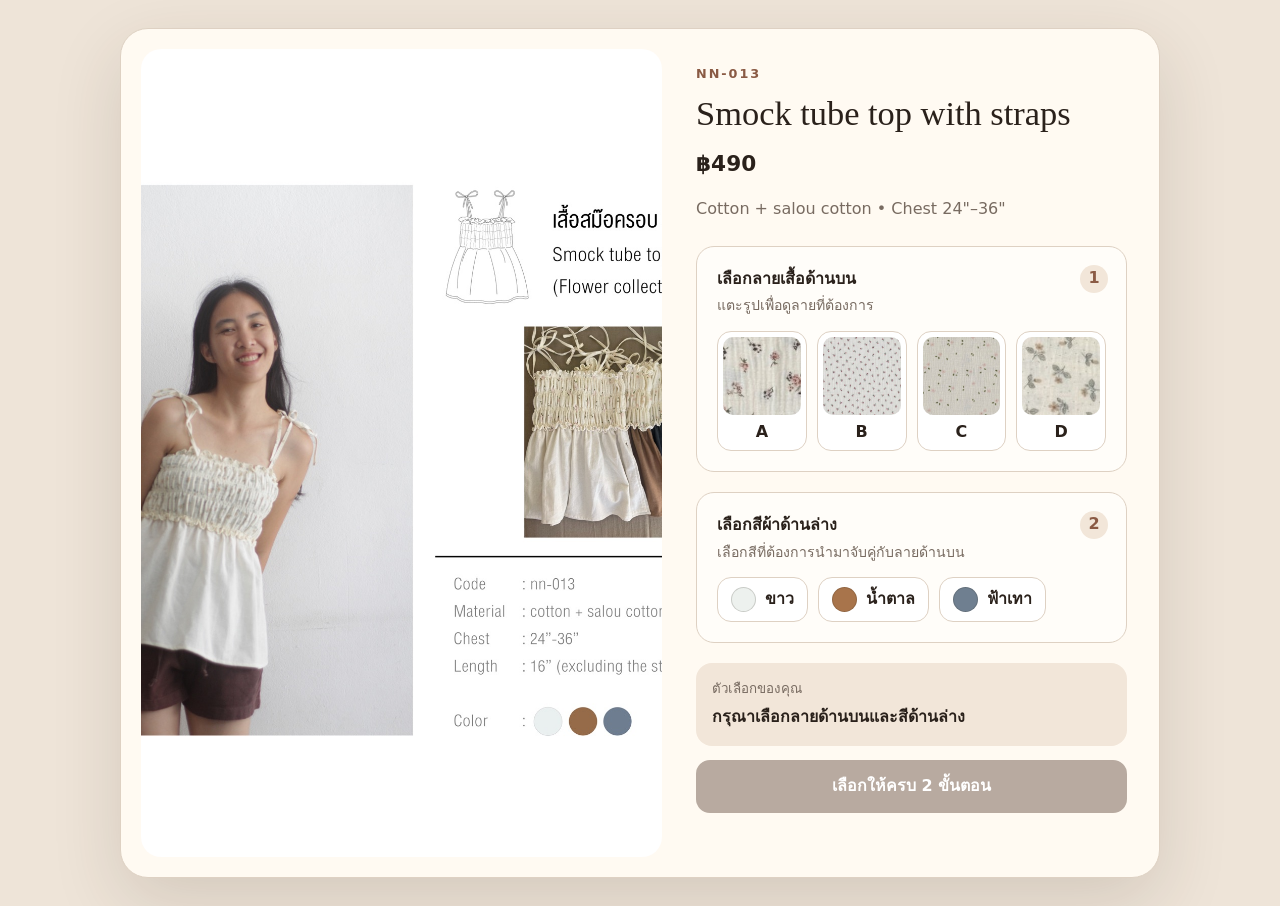
<file: nn013-selector-demo.html>
<!doctype html>
<html lang="th">
<head>
  <meta charset="utf-8">
  <meta name="viewport" content="width=device-width, initial-scale=1">
  <title>NN-013 selector demo</title>
  <style>
    :root { --paper:#fffaf2; --ink:#2a211b; --muted:#786b61; --line:#ded1c3; --accent:#8a5a44; --soft:#f2e6d9; }
    * { box-sizing: border-box; }
    body { margin:0; background:#eee4d8; color:var(--ink); font:16px/1.55 system-ui,-apple-system,sans-serif; }
    main { min-height:100vh; display:grid; place-items:center; padding:28px; }
    .product { width:min(1040px,100%); display:grid; grid-template-columns:minmax(0,1fr) minmax(360px,.85fr); gap:34px; background:var(--paper); border:1px solid var(--line); border-radius:28px; padding:20px; box-shadow:0 24px 70px rgba(60,42,31,.14); }
    .photo { min-height:680px; overflow:hidden; border-radius:20px; background:#e9ddd0; }
    .photo img { width:100%; height:100%; display:block; object-fit:cover; }
    .info { padding:12px 12px 12px 0; }
    .code { color:var(--accent); font-size:.8rem; font-weight:800; letter-spacing:.15em; text-transform:uppercase; }
    h1 { margin:8px 0 4px; font:2.15rem/1.15 Georgia,serif; }
    .price { display:block; margin:14px 0; font-size:1.35rem; }
    .detail { color:var(--muted); margin-bottom:24px; }
    .step { position:relative; margin:20px 0; padding:20px; border:1px solid var(--line); border-radius:18px; background:#fffdf9; }
    .step-number { position:absolute; top:18px; right:18px; display:grid; place-items:center; width:28px; height:28px; border-radius:50%; background:var(--soft); color:var(--accent); font-weight:900; }
    .step h2 { margin:0 36px 4px 0; font-size:1rem; }
    .hint { margin:0 0 14px; color:var(--muted); font-size:.88rem; }
    .patterns { display:grid; grid-template-columns:repeat(4,1fr); gap:10px; }
    .choice { position:relative; border:1px solid var(--line); border-radius:14px; background:white; padding:5px; cursor:pointer; color:var(--ink); font:inherit; font-weight:800; }
    .pattern-preview { display:block; width:100%; aspect-ratio:1; border-radius:10px; margin-bottom:5px; background-position:center; background-repeat:no-repeat; background-size:cover; }
    .choice.selected { border-color:var(--accent); box-shadow:0 0 0 3px rgba(138,90,68,.18); }
    .choice::after { content:''; position:absolute; z-index:10; left:50%; bottom:calc(100% + 10px); width:150px; height:150px; border:5px solid var(--paper); border-radius:18px; background:var(--choice-preview); box-shadow:0 14px 36px rgba(42,33,27,.26); opacity:0; pointer-events:none; transform:translate(-50%,8px) scale(.92); transition:.16s ease; }
    .choice:hover::after, .choice:focus-visible::after { opacity:1; transform:translate(-50%,0) scale(1); }
    .color.choice::after { width:110px; height:110px; border-radius:50%; }
    .colors { display:flex; flex-wrap:wrap; gap:10px; }
    .color { display:flex; align-items:center; gap:9px; padding:9px 13px; }
    .dot { width:25px; height:25px; border:1px solid rgba(42,33,27,.18); border-radius:50%; }
    .summary { min-height:80px; margin:20px 0 14px; padding:16px; border-radius:16px; background:var(--soft); }
    .summary small { display:block; color:var(--muted); margin-bottom:5px; }
    .summary strong { display:block; }
    .stock { color:#47714a; font-size:.9rem; font-weight:800; }
    .add { width:100%; border:0; border-radius:14px; background:var(--accent); color:white; padding:14px 18px; font:inherit; font-weight:900; cursor:pointer; }
    .add:disabled { background:#b8aaa0; cursor:not-allowed; }
    .notice { margin:10px 0 0; min-height:1.4em; text-align:center; color:var(--accent); font-weight:800; }
    @media (max-width:800px) { main{padding:12px}.product{grid-template-columns:1fr;padding:13px}.photo{min-height:auto;aspect-ratio:4/5}.info{padding:8px}.patterns{gap:7px} }
  </style>
</head>
<body>
  <main>
    <article class="product">
      <div class="photo"><img src="assets/images/products/nn-013-smock-tube-flower.jpeg" alt="Smock tube top with straps"></div>
      <div class="info">
        <span class="code">NN-013</span>
        <h1>Smock tube top with straps</h1>
        <strong class="price">฿490</strong>
        <p class="detail">Cotton + salou cotton • Chest 24&quot;–36&quot;</p>

        <section class="step">
          <span class="step-number">1</span>
          <h2>เลือกลายเสื้อด้านบน</h2>
          <p class="hint">แตะรูปเพื่อดูลายที่ต้องการ</p>
          <div class="patterns" id="patterns"></div>
        </section>

        <section class="step">
          <span class="step-number">2</span>
          <h2>เลือกสีผ้าด้านล่าง</h2>
          <p class="hint">เลือกสีที่ต้องการนำมาจับคู่กับลายด้านบน</p>
          <div class="colors" id="colors"></div>
        </section>

        <div class="summary" id="summary">
          <small>ตัวเลือกของคุณ</small>
          <strong>กรุณาเลือกลายด้านบนและสีด้านล่าง</strong>
        </div>
        <button class="add" id="add" disabled>เลือกให้ครบ 2 ขั้นตอน</button>
        <p class="notice" id="notice" aria-live="polite"></p>
      </div>
    </article>
  </main>
  <script>
    const patterns = [
      ['A','assets/images/patterns/flower-a.jpeg'],
      ['B','assets/images/patterns/flower-b-filled.jpeg?v=20260714-edge-fill'],
      ['C','assets/images/patterns/flower-c-filled.jpeg?v=20260714-edge-fill'],
      ['D','assets/images/patterns/flower-d.jpeg']
    ];
    const colors = [['ขาว','#edf1ee'],['น้ำตาล','#a8744b'],['ฟ้าเทา','#6f7f90']];
    let selectedPattern = '';
    let selectedColor = '';
    const patternBox = document.querySelector('#patterns');
    const colorBox = document.querySelector('#colors');
    const summary = document.querySelector('#summary');
    const add = document.querySelector('#add');
    const notice = document.querySelector('#notice');
    patternBox.innerHTML = patterns.map(([name,image]) => `<button class="choice" data-pattern="${name}" aria-label="ลาย ${name}" style="--choice-preview:url('${image}') center / cover no-repeat"><span class="pattern-preview" style="background-image:url('${image}')"></span><span>${name}</span></button>`).join('');
    colorBox.innerHTML = colors.map(([name,value]) => `<button class="choice color" data-color="${name}" style="--choice-preview:${value}"><span class="dot" style="background:${value}"></span>${name}</button>`).join('');
    function update() {
      patternBox.querySelectorAll('button').forEach(button => button.classList.toggle('selected', button.dataset.pattern === selectedPattern));
      colorBox.querySelectorAll('button').forEach(button => button.classList.toggle('selected', button.dataset.color === selectedColor));
      const complete = selectedPattern && selectedColor;
      summary.innerHTML = complete
        ? `<small>ตัวเลือกของคุณ</small><strong>ลายด้านบน ${selectedPattern} + สีด้านล่าง ${selectedColor}</strong><span class="stock">พร้อมสั่งซื้อ</span>`
        : `<small>ตัวเลือกของคุณ</small><strong>${selectedPattern ? `ลายด้านบน ${selectedPattern}` : 'ยังไม่ได้เลือกลายด้านบน'} • ${selectedColor ? `สีด้านล่าง ${selectedColor}` : 'ยังไม่ได้เลือกสีด้านล่าง'}</strong>`;
      add.disabled = !complete;
      add.textContent = complete ? 'เพิ่มชุดนี้ลงตะกร้า' : 'เลือกให้ครบ 2 ขั้นตอน';
      notice.textContent = '';
    }
    patternBox.addEventListener('click', event => { const button=event.target.closest('button'); if(button){selectedPattern=button.dataset.pattern;update();} });
    colorBox.addEventListener('click', event => { const button=event.target.closest('button'); if(button){selectedColor=button.dataset.color;update();} });
    add.addEventListener('click', () => { notice.textContent = `เพิ่ม NN-013 • ลาย ${selectedPattern} • สี ${selectedColor} ลงตะกร้าแล้ว`; });
  </script>
</body>
</html>
</file>
<file: assets/css/style.css>
:root {
  --bg: #f7f1e8;
  --paper: #fffaf2;
  --ink: #2a211b;
  --muted: #74675c;
  --line: #ded1c2;
  --accent: #8a5a44;
  --accent-dark: #5e3b2d;
  --radius: 28px;
  --shadow: 0 24px 60px rgba(42, 33, 27, .08);
}

* { box-sizing: border-box; }
html { scroll-behavior: smooth; }
body {
  margin: 0;
  font-family: ui-sans-serif, system-ui, -apple-system, BlinkMacSystemFont, "Segoe UI", sans-serif;
  background: var(--bg);
  color: var(--ink);
}
a { color: inherit; text-decoration: none; }

.site-header {
  position: sticky;
  top: 0;
  z-index: 10;
  display: flex;
  align-items: center;
  justify-content: space-between;
  padding: 18px clamp(18px, 4vw, 56px);
  background: rgba(247, 241, 232, .86);
  backdrop-filter: blur(18px);
  border-bottom: 1px solid rgba(222, 209, 194, .7);
}
.brand { font-family: Georgia, serif; font-size: 1.35rem; letter-spacing: .02em; }
.nav { display: flex; gap: 22px; color: var(--muted); font-size: .95rem; }
.language-switcher {
  display: inline-flex;
  align-items: center;
  gap: 4px;
  padding: 4px;
  border: 1px solid var(--line);
  border-radius: 999px;
  background: rgba(255,250,242,.72);
}
.language-button {
  min-width: 42px;
  height: 34px;
  border: 0;
  border-radius: 999px;
  background: transparent;
  color: var(--muted);
  cursor: pointer;
  font: inherit;
  font-size: .82rem;
  font-weight: 800;
}
.language-button.active {
  background: var(--accent);
  color: #fffaf2;
}
.cart-link {
  display: inline-flex;
  align-items: center;
  gap: 7px;
  color: var(--accent-dark);
  font-weight: 800;
}
.cart-count {
  display: inline-grid;
  place-items: center;
  min-width: 22px;
  height: 22px;
  padding: 0 6px;
  border-radius: 999px;
  background: var(--accent);
  color: #fffaf2;
  font-size: .75rem;
  line-height: 1;
}
.mobile-cart-bar {
  display: none;
}
.back-to-top {
  position: fixed;
  right: clamp(18px, 3vw, 36px);
  bottom: clamp(18px, 3vw, 36px);
  z-index: 18;
  display: grid;
  place-items: center;
  width: 48px;
  height: 48px;
  border: 1px solid rgba(255, 250, 242, .55);
  border-radius: 999px;
  background: var(--accent-dark);
  color: #fffaf2;
  box-shadow: 0 12px 30px rgba(42, 33, 27, .22);
  cursor: pointer;
  font: inherit;
  font-size: 1.25rem;
  opacity: 0;
  pointer-events: none;
  transform: translateY(12px);
  transition: opacity .2s ease, transform .2s ease, background .2s ease;
}
.back-to-top.visible {
  opacity: 1;
  pointer-events: auto;
  transform: translateY(0);
}
.back-to-top:hover {
  background: var(--accent);
}
.back-to-top:focus-visible,
.mobile-cart-bar:focus-visible {
  outline: 3px solid rgba(138, 90, 68, .35);
  outline-offset: 3px;
}
.menu-button { display: none; background: transparent; border: 0; font-size: 1.6rem; }

.section { padding: clamp(56px, 8vw, 112px) clamp(18px, 5vw, 72px); }
.hero {
  min-height: 86vh;
  display: grid;
  grid-template-columns: 1fr;
  gap: clamp(28px, 5vw, 52px);
  align-items: start;
  padding-top: clamp(24px, 4vw, 44px);
}
.hero-copy { max-width: 920px; }
.hero h1 { font-family: Georgia, serif; font-size: clamp(2.35rem, 5.8vw, 5rem); line-height: 1.02; margin: 0 0 24px; max-width: 880px; }
.hero p { max-width: 650px; color: var(--muted); font-size: 1.08rem; line-height: 1.8; }
.eyebrow { color: var(--accent); text-transform: uppercase; letter-spacing: .14em; font-size: .75rem; font-weight: 700; }
.hero-actions { display: flex; flex-wrap: wrap; gap: 14px; margin-top: 32px; }
.button {
  display: inline-flex;
  align-items: center;
  justify-content: center;
  min-height: 48px;
  padding: 0 22px;
  border-radius: 999px;
  border: 1px solid var(--accent);
  font-weight: 700;
}
.button.primary { background: var(--accent); color: #fffaf2; }
.button.ghost { color: var(--accent-dark); }
.hero-cover {
  width: 100%;
  aspect-ratio: 16 / 7;
  border-radius: var(--radius);
  box-shadow: var(--shadow);
  overflow: hidden;
  background: var(--paper);
}
.hero-cover img {
  width: 100%;
  height: 100%;
  display: block;
  object-fit: cover;
  object-position: center;
}

.section-heading { display: flex; justify-content: space-between; align-items: end; gap: 20px; margin-bottom: 28px; }
.product-categories {
  display: flex;
  flex-wrap: wrap;
  gap: 10px;
  margin-bottom: 24px;
}
.category-button {
  border: 1px solid var(--line);
  border-radius: 999px;
  padding: 10px 20px;
  background: var(--paper);
  color: var(--text);
  font: inherit;
  cursor: pointer;
}
.category-button[aria-pressed="true"] {
  background: var(--accent);
  border-color: var(--accent);
  color: #fff;
}
.category-count {
  display: inline-block;
  min-width: 1.6em;
  padding: 1px 6px;
  border-radius: 999px;
  background: rgba(0, 0, 0, .08);
  font-size: .8em;
  text-align: center;
}
.category-button[aria-pressed="true"] .category-count { background: rgba(255, 255, 255, .2); }
.product-results-count { color: var(--muted); font-size: .9rem; margin: 0 0 20px; }
.category-button:focus-visible { outline: 3px solid var(--accent); outline-offset: 3px; }
.stock-filter {
  display: flex;
  align-items: center;
  gap: 10px;
  width: fit-content;
  margin-bottom: 24px;
  cursor: pointer;
}
.stock-filter input { width: 18px; height: 18px; margin: 0; accent-color: var(--accent); }
.product-empty { grid-column: 1 / -1; color: var(--muted); text-align: center; padding: 32px 0; }
.shop-toolbar {
  display: flex;
  justify-content: flex-end;
  align-items: center;
  gap: 12px;
  margin: -8px 0 24px;
}
.shop-toolbar label {
  color: var(--muted);
  font-size: .9rem;
  font-weight: 700;
}
.shop-toolbar select {
  min-width: 260px;
  max-width: 100%;
  border: 1px solid var(--line);
  border-radius: 16px;
  padding: 12px 42px 12px 14px;
  background: var(--paper);
  color: var(--text);
  font: inherit;
  cursor: pointer;
}
.shop-toolbar select:focus-visible {
  outline: 3px solid rgba(173, 117, 84, .22);
  border-color: var(--accent);
}
h2 { font-family: Georgia, serif; font-size: clamp(2rem, 4vw, 4rem); margin: 0; }
.about-section {
  background: var(--paper);
  border-top: 1px solid var(--line);
  border-bottom: 1px solid var(--line);
}
.about-copy {
  max-width: 900px;
}
.about-copy p:not(.eyebrow) {
  max-width: 720px;
  color: var(--muted);
  font-size: 1.05rem;
  line-height: 1.9;
}
.product-grid { display: grid; grid-template-columns: repeat(3, minmax(0, 1fr)); gap: 18px; }
.product-card { background: var(--paper); border: 1px solid var(--line); border-radius: 24px; padding: 14px; box-shadow: var(--shadow); display: flex; flex-direction: column; }
.product-image { height: 360px; border-radius: 18px; background: #fff; display: grid; place-items: center; overflow: hidden; border: 1px solid rgba(222, 209, 194, .7); }
button.product-image {
  position: relative;
  width: 100%;
  padding: 0;
  cursor: pointer;
  font: inherit;
}
.product-image img { width: 100%; height: 100%; object-fit: contain; object-position: center; display: block; }
button.product-image::after {
  content: attr(data-detail-label);
  position: absolute;
  left: 12px;
  bottom: 12px;
  padding: 8px 12px;
  border-radius: 999px;
  background: rgba(42, 33, 27, .74);
  color: #fffaf2;
  font-size: .78rem;
  font-weight: 800;
  opacity: 0;
  transform: translateY(6px);
  transition: opacity .18s ease, transform .18s ease;
}
button.product-image:hover::after,
button.product-image:focus-visible::after {
  opacity: 1;
  transform: translateY(0);
}
.product-meta { display: flex; justify-content: space-between; align-items: start; gap: 16px; padding: 18px 4px 10px; }
.product-meta h3 { margin: 3px 0 6px; line-height: 1.25; }
.product-meta p { margin: 0; color: var(--muted); }
.product-meta strong { white-space: nowrap; }
.product-code { display: inline-block; color: var(--accent); font-size: .72rem; font-weight: 800; letter-spacing: .1em; text-transform: uppercase; }
.stock-meta {
  display: flex;
  align-items: center;
  justify-content: space-between;
  gap: 10px;
  min-height: 1.7em;
  margin: 0 4px 12px;
}
.stock-status {
  margin: 0;
  color: var(--accent-dark);
  font-size: .86rem;
  font-weight: 800;
}
.stock-status.low-stock {
  color: #b06b20;
}
.stock-status.sold-out {
  color: #a33a2f;
}
.product-card.sold-out {
  opacity: .86;
}
.product-card.sold-out .product-image img {
  filter: grayscale(.2) contrast(.95);
}
.product-card.sold-out .add-cart {
  background: #b7ada0;
  border-color: #b7ada0;
  color: #fffaf2;
}
.detail-stock-meta {
  margin: 0 0 16px;
}
.color-picker {
  display: grid;
  gap: 9px;
  padding: 0 4px 16px;
}
.color-picker > span {
  color: var(--muted);
  font-size: .82rem;
  font-weight: 800;
}
.color-options {
  display: flex;
  flex-wrap: wrap;
  gap: 8px;
}
.color-swatch {
  position: relative;
  width: 32px;
  height: 32px;
  padding: 3px;
  border: 1px solid var(--line);
  border-radius: 50%;
  background: var(--paper);
  cursor: pointer;
}
.color-swatch::after {
  content: '';
  position: absolute;
  z-index: 20;
  left: calc(100% + 10px);
  top: 50%;
  bottom: auto;
  width: 116px;
  height: 116px;
  border: 5px solid var(--paper);
  border-radius: 18px;
  background: var(--swatch-preview);
  box-shadow: 0 12px 32px rgba(42, 33, 27, .24);
  opacity: 0;
  pointer-events: none;
  transform: translate(8px, -50%) scale(.92);
  transition: opacity .16s ease, transform .16s ease;
}
.color-swatch:hover::after,
.color-swatch:focus-visible::after {
  opacity: 1;
  transform: translate(0, -50%) scale(1);
}
.color-swatch:nth-last-child(-n + 3)::after {
  right: calc(100% + 10px);
  left: auto;
  transform: translate(-8px, -50%) scale(.92);
}
.color-swatch:nth-last-child(-n + 3):hover::after,
.color-swatch:nth-last-child(-n + 3):focus-visible::after {
  transform: translate(0, -50%) scale(1);
}
.color-swatch.has-image-preview::after { display: none; }
.swatch-image-preview {
  position: absolute;
  z-index: 20;
  left: calc(100% + 10px);
  top: 50%;
  width: 116px;
  height: 116px;
  border: 5px solid var(--paper);
  border-radius: 18px;
  object-fit: cover;
  background: #f3eee7;
  box-shadow: 0 12px 32px rgba(42, 33, 27, .24);
  opacity: 0;
  pointer-events: none;
  transform: translate(8px, -50%) scale(.92);
  transition: opacity .16s ease, transform .16s ease;
}
.color-swatch:hover .swatch-image-preview,
.color-swatch:focus-visible .swatch-image-preview {
  opacity: 1;
  transform: translate(0, -50%) scale(1);
}
.color-swatch:nth-last-child(-n + 3) .swatch-image-preview {
  right: calc(100% + 10px);
  left: auto;
  transform: translate(-8px, -50%) scale(.92);
}
.color-swatch:nth-last-child(-n + 3):hover .swatch-image-preview,
.color-swatch:nth-last-child(-n + 3):focus-visible .swatch-image-preview {
  transform: translate(0, -50%) scale(1);
}
.color-swatch.pattern-swatch {
  width: 44px;
  height: 44px;
  padding: 0;
}
.color-swatch:disabled {
  cursor: not-allowed;
  opacity: .35;
}
.color-swatch span {
  display: block;
  width: 100%;
  height: 100%;
  border: 1px solid rgba(42, 33, 27, .14);
  border-radius: 50%;
}
.color-swatch.selected {
  border-color: var(--accent-dark);
  box-shadow: 0 0 0 2px rgba(138, 90, 68, .2);
}
.nn013-selector {
  display: grid;
  gap: 14px;
  padding: 0 4px 16px;
}
.nn013-selector-group {
  display: grid;
  gap: 8px;
}
.nn013-selector-group > span {
  color: var(--muted);
  font-size: .82rem;
  font-weight: 800;
}
.nn013-options {
  display: flex;
  flex-wrap: wrap;
  gap: 8px;
}
.nn013-option {
  display: inline-flex;
  align-items: center;
  gap: 7px;
  min-height: 42px;
  padding: 5px 10px 5px 5px;
  border: 1px solid var(--line);
  border-radius: 12px;
  background: var(--paper);
  color: var(--ink);
  cursor: pointer;
}
.nn013-option b { font-size: .78rem; }
.nn013-option.selected {
  border-color: var(--accent-dark);
  box-shadow: 0 0 0 2px rgba(138, 90, 68, .18);
}
.nn013-option:disabled {
  cursor: not-allowed;
  opacity: .35;
}
.nn013-pattern-preview,
.nn013-color-preview {
  display: block;
  width: 32px;
  height: 32px;
  border: 1px solid rgba(42, 33, 27, .14);
  border-radius: 9px;
}
.nn013-pattern-preview {
  overflow: hidden;
  background: #f3eee7;
}
.nn013-pattern-preview img {
  display: block;
  width: 100%;
  height: 100%;
  object-fit: cover;
}
.nn013-pattern-option {
  position: relative;
}
.nn013-hover-preview {
  position: absolute;
  z-index: 20;
  left: calc(100% + 10px);
  top: 50%;
  bottom: auto;
  width: 140px;
  height: 140px;
  border: 5px solid var(--paper);
  border-radius: 18px;
  overflow: hidden;
  background: #f3eee7;
  box-shadow: 0 12px 32px rgba(42, 33, 27, .24);
  opacity: 0;
  pointer-events: none;
  transform: translate(8px, -50%) scale(.92);
  transition: opacity .16s ease, transform .16s ease;
}
.nn013-hover-preview img {
  display: block;
  width: 100%;
  height: 100%;
  object-fit: cover;
}
.nn013-pattern-option:hover .nn013-hover-preview,
.nn013-pattern-option:focus-visible .nn013-hover-preview {
  opacity: 1;
  transform: translate(0, -50%) scale(1);
}
.nn013-pattern-option:nth-last-child(-n + 2) .nn013-hover-preview {
  right: calc(100% + 10px);
  left: auto;
  transform: translate(-8px, -50%) scale(.92);
}
.nn013-pattern-option:nth-last-child(-n + 2):hover .nn013-hover-preview,
.nn013-pattern-option:nth-last-child(-n + 2):focus-visible .nn013-hover-preview {
  transform: translate(0, -50%) scale(1);
}
.nn015-size-option {
  justify-content: center;
  min-width: 58px;
  padding: 8px 16px;
}
.nn015-color-option {
  position: relative;
}
.nn015-color-option:hover .nn013-hover-preview,
.nn015-color-option:focus-visible .nn013-hover-preview {
  opacity: 1;
  transform: translate(0, -50%) scale(1);
}
.nn015-color-option:nth-last-child(-n + 3) .nn013-hover-preview {
  right: calc(100% + 10px);
  left: auto;
  transform: translate(-8px, -50%) scale(.92);
}
.nn015-color-option:nth-last-child(-n + 3):hover .nn013-hover-preview,
.nn015-color-option:nth-last-child(-n + 3):focus-visible .nn013-hover-preview {
  transform: translate(0, -50%) scale(1);
}
.nn013-selection {
  margin: 0;
  color: var(--muted);
  font-size: .82rem;
}
.nn013-selection strong { color: var(--accent-dark); }
.add-cart { width: 100%; cursor: pointer; }
.add-cart.added { background: var(--accent-dark); border-color: var(--accent-dark); }
.add-cart:disabled { cursor: not-allowed; opacity: .55; }

.product-modal {
  position: fixed;
  inset: 0;
  z-index: 30;
  display: none;
  align-items: center;
  justify-content: center;
  padding: clamp(16px, 4vw, 40px);
}
.product-modal.open {
  display: flex;
}
.product-modal-backdrop {
  position: absolute;
  inset: 0;
  background: rgba(42, 33, 27, .58);
  backdrop-filter: blur(10px);
}
.product-modal-dialog {
  position: relative;
  width: min(960px, 100%);
  min-width: 0;
  max-height: min(760px, calc(100vh - 32px));
  max-height: min(760px, calc(100dvh - 32px));
  overflow: auto;
  overflow-x: hidden;
  border: 1px solid var(--line);
  border-radius: 24px;
  background: var(--paper);
  box-shadow: 0 30px 90px rgba(42, 33, 27, .24);
}
.modal-close {
  position: absolute;
  top: 14px;
  right: 14px;
  z-index: 2;
  display: grid;
  place-items: center;
  width: 40px;
  height: 40px;
  border: 1px solid rgba(42, 33, 27, .14);
  border-radius: 50%;
  background: rgba(255,250,242,.9);
  color: var(--ink);
  cursor: pointer;
  font: inherit;
  font-size: 1.5rem;
  line-height: 1;
}
.modal-nav {
  position: absolute;
  z-index: 3;
  top: 50%;
  display: grid;
  place-items: center;
  width: 46px;
  height: 46px;
  padding: 0 0 4px;
  border: 1px solid rgba(42, 33, 27, .16);
  border-radius: 50%;
  background: rgba(255, 250, 242, .94);
  color: var(--ink);
  box-shadow: 0 8px 24px rgba(42, 33, 27, .2);
  cursor: pointer;
  font: 2rem/1 Georgia, serif;
  transform: translateY(-50%);
  transition: background .16s ease, transform .16s ease;
}
.modal-nav:hover,
.modal-nav:focus-visible { background: #fff; transform: translateY(-50%) scale(1.06); }
.modal-prev { left: 12px; }
.modal-next { right: 12px; }
.modal-swipe-hint {
  position: absolute;
  top: 14px;
  left: 50%;
  z-index: 4;
  display: none;
  margin: 0;
  padding: 8px 13px;
  border: 1px solid rgba(255, 250, 242, .42);
  border-radius: 999px;
  background: rgba(42, 33, 27, .82);
  color: #fffaf2;
  box-shadow: 0 8px 24px rgba(42, 33, 27, .18);
  font-size: .76rem;
  font-weight: 800;
  line-height: 1.2;
  pointer-events: none;
  opacity: 0;
  transform: translate(-50%, -8px);
  transition: opacity .2s ease, transform .2s ease;
  white-space: nowrap;
}
.modal-swipe-hint.visible {
  opacity: 1;
  transform: translate(-50%, 0);
}
#productModalContent.swipe-next {
  animation: productSwipeNext .22s ease-out;
}
#productModalContent {
  touch-action: pan-y pinch-zoom;
  will-change: transform, opacity;
}
#productModalContent.is-dragging {
  opacity: var(--swipe-drag-opacity, 1);
  transform: translateX(var(--swipe-drag-x, 0));
  transition: none;
}
#productModalContent.swipe-previous {
  animation: productSwipePrevious .22s ease-out;
}
@keyframes productSwipeNext {
  from { opacity: .35; transform: translateX(28px); }
  to { opacity: 1; transform: translateX(0); }
}
@keyframes productSwipePrevious {
  from { opacity: .35; transform: translateX(-28px); }
  to { opacity: 1; transform: translateX(0); }
}
.product-detail {
  display: grid;
  grid-template-columns: minmax(0, .95fr) minmax(280px, 1fr);
  gap: 24px;
  padding: 20px;
}
.product-detail-image {
  min-height: 520px;
  border: 1px solid rgba(222, 209, 194, .7);
  border-radius: 18px;
  background: #fff;
  overflow: hidden;
}
.product-detail-image img {
  width: 100%;
  height: 100%;
  display: block;
  object-fit: contain;
}
.product-detail-info {
  display: flex;
  flex-direction: column;
  justify-content: center;
  gap: 16px;
  padding: 18px 18px 18px 0;
}
.product-detail-info h3 {
  margin: 0;
  font-family: Georgia, serif;
  font-size: clamp(2rem, 4vw, 3.4rem);
  line-height: 1.05;
}
.product-detail-info p {
  margin: 0;
  color: var(--muted);
  line-height: 1.8;
}
.product-detail-price {
  color: var(--accent-dark);
  font-size: 1.5rem;
  font-weight: 900;
}
.product-detail .color-picker {
  padding: 4px 0 0;
}

.cart-panel { background: var(--paper); margin: 0 clamp(18px, 5vw, 72px); border-radius: var(--radius); border: 1px solid var(--line); }
.cart-items { display: grid; gap: 12px; margin: 22px 0; }
.cart-row { display: flex; justify-content: space-between; gap: 16px; padding: 14px 0; border-bottom: 1px solid var(--line); }
.cart-row-actions {
  display: inline-flex;
  align-items: center;
  justify-content: flex-end;
  gap: 16px;
}
.quantity-control {
  display: inline-flex;
  align-items: center;
  min-width: 112px;
  height: 36px;
  border: 1px solid var(--line);
  border-radius: 999px;
  overflow: hidden;
  background: rgba(255,250,242,.75);
}
.quantity-control span {
  min-width: 36px;
  text-align: center;
  font-weight: 800;
}
.quantity-button {
  width: 36px;
  height: 36px;
  border: 0;
  background: transparent;
  color: var(--accent-dark);
  cursor: pointer;
  font: inherit;
  font-weight: 900;
}
.quantity-button:hover {
  background: rgba(138, 90, 68, .12);
}
.cart-total { display: flex; justify-content: space-between; gap: 16px; font-size: 1.2rem; margin-bottom: 12px; }
.shipping-total {
  color: var(--accent-dark);
  font-size: 1rem;
}
.shipping-total strong,
.grand-total strong {
  max-width: 58%;
  text-align: right;
  overflow-wrap: anywhere;
}
.grand-total {
  margin-bottom: 24px;
  padding-top: 12px;
  border-top: 1px solid var(--line);
  font-weight: 800;
}
.cart-actions {
  display: flex;
  flex-wrap: wrap;
  gap: 12px;
}
.clear-cart {
  cursor: pointer;
  background: transparent;
}
.clear-cart:disabled {
  cursor: not-allowed;
  opacity: .45;
}

.split { display: grid; grid-template-columns: .8fr 1fr; gap: 28px; align-items: start; }
.split p { color: var(--muted); font-size: 1.05rem; line-height: 1.9; margin: 0; }
.alt { background: #efe3d5; }
.order-section { background: var(--ink); color: var(--paper); }
.order-section .eyebrow { color: #d9c4ad; }
.steps { display: grid; grid-template-columns: repeat(4, 1fr); gap: 14px; margin-top: 28px; }
.steps article { border: 1px solid rgba(255,250,242,.18); border-radius: 22px; padding: 22px; background: rgba(255,250,242,.04); }
.steps span { color: #d9c4ad; font-weight: 800; }
.steps p { line-height: 1.7; }
.checkout-form { margin-top: 28px; padding: 24px; border: 1px solid rgba(255,250,242,.18); border-radius: 22px; background: rgba(255,250,242,.05); }
.payment-confirmation {
  margin-top: 22px;
  padding: 20px;
  border: 1px solid rgba(255,250,242,.28);
  border-radius: 18px;
  background: rgba(255,250,242,.08);
}
.payment-confirmation[hidden] { display: none; }
.confirmation-heading {
  display: flex;
  justify-content: space-between;
  align-items: start;
  gap: 18px;
  margin-bottom: 12px;
}
.confirmation-heading h3 { margin: 4px 0 0; font-family: Georgia, serif; font-size: 1.55rem; }
.confirmation-heading .eyebrow { margin: 0; }
.confirmation-order-id { color: #f7eadb; overflow-wrap: anywhere; }
.confirmation-countdown { margin: 0 0 16px; color: #f7eadb; font-weight: 800; }
.payment-confirmation.expired .payment-box { display: none; }
.payment-confirmation.payment-reported .payment-box { display: none; }
.confirmation-actions { margin-top: 16px; }
.checkout-actions button:disabled { cursor: wait; opacity: .62; }
.form-heading { display: flex; justify-content: space-between; gap: 18px; align-items: end; margin-bottom: 18px; }
.form-heading h3, .order-summary-box h3 { margin: 0; font-family: Georgia, serif; font-size: 1.55rem; }
.form-heading p { margin: 0; color: #d9c4ad; }
.form-grid { display: grid; grid-template-columns: repeat(2, minmax(0, 1fr)); gap: 16px; }
.form-grid label { display: grid; gap: 8px; color: #f7eadb; font-weight: 700; }
.form-grid .full { grid-column: 1 / -1; }
.form-grid input, .form-grid textarea {
  width: 100%;
  border: 1px solid rgba(255,250,242,.2);
  border-radius: 14px;
  background: rgba(255,250,242,.95);
  color: var(--ink);
  font: inherit;
  padding: 13px 14px;
}
.form-grid textarea { resize: vertical; }
.order-summary-box { margin-top: 20px; display: grid; gap: 12px; }
.order-summary-box pre {
  white-space: pre-wrap;
  min-height: 150px;
  margin: 0;
  padding: 16px;
  border-radius: 14px;
  border: 1px solid rgba(255,250,242,.2);
  background: rgba(255,250,242,.95);
  color: var(--ink);
  font: 0.95rem/1.65 ui-monospace, SFMono-Regular, Menlo, Consolas, monospace;
}
.payment-box {
  display: grid;
  grid-template-columns: minmax(0, 1fr) minmax(220px, 320px);
  gap: 20px;
  align-items: start;
  margin-top: 20px;
  padding: 18px;
  border-radius: 18px;
  border: 1px solid rgba(255,250,242,.18);
  background: rgba(255,250,242,.06);
}
.payment-box h3 { margin: 0 0 8px; font-family: Georgia, serif; font-size: 1.55rem; }
.payment-box p { margin: 0; color: #d9c4ad; line-height: 1.7; }
.payment-box .payment-note {
  margin-top: 12px;
  color: #fffaf2;
  font-weight: 800;
}
.payment-box img {
  width: 100%;
  max-width: 320px;
  border-radius: 14px;
  border: 8px solid rgba(255,250,242,.95);
  background: #fff;
  display: block;
  justify-self: end;
}
.checkout-actions { display: flex; flex-wrap: wrap; gap: 12px; margin-top: 18px; }
.button.light { border-color: rgba(255,250,242,.55); color: var(--paper); }
.copy-status { min-height: 1.4em; margin: 12px 0 0; color: #d9c4ad; }
.bot-field { position: absolute; left: -10000px; width: 1px; height: 1px; overflow: hidden; }
#captchaContainer { margin-top: 18px; }
.status-section, .privacy-section { max-width: 900px; margin: 0 auto; }
.status-form { display: grid; gap: 10px; max-width: 680px; }
.status-form-row { display: flex; gap: 10px; }
.status-form input { flex: 1; min-width: 0; border: 1px solid var(--line); border-radius: 14px; padding: 13px 14px; font: inherit; text-transform: uppercase; }
.status-result { min-height: 1.5em; font-weight: 700; }
.privacy-section p { color: var(--muted); line-height: 1.8; }
.contact-section { text-align: center; }
.contact-section p { color: var(--muted); }
.site-footer { display: flex; justify-content: space-between; gap: 16px; padding: 28px clamp(18px, 4vw, 56px); color: var(--muted); border-top: 1px solid var(--line); }

.admin-header { justify-content: space-between; padding: 18px clamp(18px, 5vw, 72px); }
.admin-panel { max-width: 1200px; margin: 0 auto 72px; padding: 0 clamp(18px, 5vw, 72px); }
.admin-summary-section,
.admin-pos-section,
.admin-orders-section,
.admin-stock-section,
.admin-status-section { margin-bottom: 42px; }
.admin-summary { display: grid; grid-template-columns: repeat(4, minmax(0, 1fr)); gap: 16px; margin-top: 20px; }
.admin-summary-card { background: var(--paper); border: 1px solid var(--line); border-radius: 20px; padding: 20px; text-align: center; }
.admin-summary-card strong { display: block; margin-bottom: 10px; font-size: .9rem; color: var(--accent); }
.admin-summary-card span { font-size: 2rem; font-weight: 700; }
.admin-pos-card { display: grid; gap: 18px; background: var(--paper); border: 1px solid var(--line); border-radius: 28px; padding: 20px; }
.pos-order-rows { display: grid; gap: 12px; }
.pos-order-row { display: grid; grid-template-columns: minmax(220px, 2fr) minmax(150px, 1fr) 100px auto; gap: 12px; align-items: end; }
.pos-order-row label,
.pos-order-details label { display: grid; gap: 8px; }
.pos-order-row input,
.pos-order-row select,
.pos-order-details input,
.pos-order-details select { width: 100%; min-width: 0; border: 1px solid var(--line); border-radius: 16px; padding: 12px 14px; background: #fffaf2; color: #2a2724; }
.pos-order-details { display: grid; grid-template-columns: 1fr 220px 1fr; gap: 12px; }
.pos-order-footer { display: flex; justify-content: space-between; align-items: center; gap: 16px; flex-wrap: wrap; padding-top: 4px; }
.pos-order-footer strong { font-size: 1.25rem; }
.pos-total-summary { display: grid; grid-template-columns: auto minmax(180px, 220px); align-items: end; gap: 6px 16px; }
.pos-total-summary > span { align-self: center; }
.pos-total-summary label { display: grid; gap: 6px; font-weight: 700; }
.pos-total-summary input { width: 100%; min-width: 0; border: 1px solid var(--line); border-radius: 16px; padding: 12px 14px; background: #fffaf2; color: #2a2724; font: inherit; font-weight: 700; }
.pos-total-summary small { grid-column: 2; color: var(--muted); }
.pos-total-summary small strong { font-size: inherit; color: var(--accent); }
.admin-controls { display: grid; grid-template-columns: 1fr 240px; gap: 16px; margin-bottom: 24px; }
.admin-controls label { display: grid; gap: 8px; color: var(--text); }
.admin-controls input,
.admin-controls select { border: 1px solid var(--line); border-radius: 16px; padding: 14px 16px; background: #fffaf2; color: #2a2724; }
.admin-table-wrap { overflow-x: auto; }
.admin-orders-table,
.admin-stock-table { width: 100%; border-collapse: collapse; min-width: 720px; }
.admin-orders-table th,
.admin-orders-table td,
.admin-stock-table th,
.admin-stock-table td { border: 1px solid var(--line); padding: 14px 16px; text-align: left; }
.admin-orders-table th,
.admin-stock-table th { background: rgba(255,250,242,.8); }
.admin-orders-table td button.order-action { margin-right: 8px; }
.admin-stock-grid { display: grid; grid-template-columns: 1fr 1fr; gap: 20px; }
.admin-stock-form-card,
.admin-stock-list-card { background: var(--paper); border: 1px solid var(--line); border-radius: 28px; padding: 20px; }
.admin-stock-form { display: grid; gap: 16px; }
.admin-stock-row { display: grid; grid-template-columns: 1fr 1fr 120px auto; gap: 12px; align-items: end; }
.admin-stock-row label { display: grid; gap: 8px; }
.admin-stock-row input { border: 1px solid var(--line); border-radius: 16px; padding: 12px 14px; background: #fffaf2; }
.stock-search { display: grid; gap: 8px; margin: 18px 0; }
.stock-search > label { font-weight: 700; }
.stock-search-row { display: grid; grid-template-columns: minmax(0, 1fr) auto; gap: 10px; }
.stock-search input,
.stock-inline-input { border: 1px solid var(--line); border-radius: 16px; padding: 12px 14px; background: #fffaf2; color: #2a2724; }
.stock-inline-input { width: 100px; }
.stock-inline-save { white-space: nowrap; }
.stock-actions { display: flex; gap: 12px; flex-wrap: wrap; }
.admin-status-message { min-height: 1.8rem; margin-top: 12px; color: var(--text); font-weight: 700; }
.admin-status-message.success { color: #1c6c4d; }
.admin-status-message.error { color: #8b1a1a; }
.admin-auth-shell { min-height: 100vh; display: grid; place-items: center; padding: 24px; }
.admin-auth-card { width: min(100%, 460px); background: var(--paper); border: 1px solid var(--line); border-radius: 28px; padding: clamp(24px, 5vw, 40px); box-shadow: var(--shadow); }
.admin-auth-card h1 { margin-bottom: 8px; }
.admin-auth-card > p:not(.eyebrow):not(.admin-auth-message) { color: var(--muted); }
.admin-auth-form { display: grid; gap: 16px; margin-top: 24px; }
.admin-auth-form label { display: grid; gap: 8px; }
.admin-auth-form input { border: 1px solid var(--line); border-radius: 16px; padding: 14px 16px; background: #fffaf2; color: #2a2724; }
.admin-auth-message { min-height: 1.5rem; margin-top: 16px; font-weight: 700; }
.admin-auth-message.success { color: #1c6c4d; }
.admin-auth-message.error { color: #8b1a1a; }
.admin-identity { color: var(--muted); font-size: .9rem; }

@media (max-width: 980px) {
  body.mobile-cart-active {
    padding-bottom: calc(82px + env(safe-area-inset-bottom));
  }
  .mobile-cart-bar {
    position: fixed;
    right: 14px;
    bottom: calc(12px + env(safe-area-inset-bottom));
    left: 14px;
    z-index: 17;
    align-items: center;
    justify-content: space-between;
    min-height: 58px;
    padding: 10px 16px 10px 18px;
    border: 1px solid rgba(255, 250, 242, .32);
    border-radius: 999px;
    background: var(--accent-dark);
    color: #fffaf2;
    box-shadow: 0 16px 38px rgba(42, 33, 27, .28);
  }
  .mobile-cart-bar.has-items {
    display: flex;
  }
  .mobile-cart-summary {
    display: inline-flex;
    align-items: center;
    gap: 9px;
    font-weight: 800;
  }
  .mobile-cart-count {
    display: inline-grid;
    place-items: center;
    min-width: 25px;
    height: 25px;
    padding: 0 7px;
    border-radius: 999px;
    background: #fffaf2;
    color: var(--accent-dark);
    font-size: .78rem;
  }
  .mobile-cart-bar strong {
    font-size: 1rem;
  }
  .back-to-top {
    right: 18px;
    bottom: 18px;
  }
  body.mobile-cart-active .back-to-top {
    bottom: calc(88px + env(safe-area-inset-bottom));
  }
  .admin-controls { grid-template-columns: 1fr; }
  .admin-stock-grid { grid-template-columns: 1fr; }
  .admin-summary { grid-template-columns: repeat(2, minmax(0, 1fr)); }
  .admin-stock-row { grid-template-columns: 1fr; }
  .pos-order-row,
  .pos-order-details { grid-template-columns: 1fr; }
  .pos-order-footer { align-items: stretch; }
  .pos-total-summary { grid-template-columns: 1fr; width: 100%; }
  .pos-total-summary small { grid-column: 1; }
  .stock-search-row { grid-template-columns: 1fr; }
  .admin-orders-table,
  .admin-stock-table { min-width: 100%; }
  .nav { display: none; }
  .nav.open { display: grid; position: absolute; top: 64px; left: 18px; right: 18px; padding: 18px; background: var(--paper); border: 1px solid var(--line); border-radius: 18px; box-shadow: var(--shadow); }
  .menu-button { display: block; }
  .site-header { flex-wrap: wrap; gap: 12px; }
  .language-switcher { order: 3; margin-left: auto; }
  .hero, .split { grid-template-columns: 1fr; }
  .hero { min-height: auto; }
  .shop-toolbar { align-items: stretch; flex-direction: column; }
  .shop-toolbar select { width: 100%; min-width: 0; }
  .product-grid, .steps { grid-template-columns: 1fr; }
  .form-heading { display: grid; align-items: start; }
  .form-grid { grid-template-columns: 1fr; }
  .payment-box { grid-template-columns: 1fr; }
  .payment-box img { justify-self: start; max-width: 280px; }
  .product-image { height: 320px; }
  .product-detail { grid-template-columns: 1fr; padding: 14px; }
  .product-detail-image { min-height: auto; aspect-ratio: 4 / 5; }
  .product-detail-info { padding: 0 4px 4px; }
  .cart-row { display: grid; }
  .cart-row-actions { justify-content: space-between; }
  .cart-panel { margin: 0 18px; }
  .site-footer { flex-direction: column; }
}

@media (max-width: 980px), (hover: none), (pointer: coarse) {
  .color-swatch::after,
  .swatch-image-preview,
  .nn013-hover-preview { display: none; }
}

@media (max-width: 980px) and (hover: none) and (pointer: coarse) {
  .modal-swipe-hint.visible { display: block; }
}

@media (prefers-reduced-motion: reduce) {
  html { scroll-behavior: auto; }
  .back-to-top { transition: none; }
  #productModalContent.swipe-next,
  #productModalContent.swipe-previous { animation: none; }
}

/* Stock editing */
.admin-stock-grid { grid-template-columns: minmax(0, 1fr); }
.stock-save-bar { display: flex; align-items: center; gap: 12px; flex-wrap: wrap; position: sticky; top: 0; z-index: 2; background: var(--paper); padding: 12px 0; }
.stock-save-bar > span { flex: 1; }
.stock-stepper { display: flex; align-items: center; gap: 6px; }
.stock-stepper button { width: 44px; height: 44px; border: 1px solid var(--line); border-radius: 12px; background: #fffaf2; font-size: 24px; cursor: pointer; }
.stock-stepper .stock-inline-input { width: 84px; text-align: center; padding: 10px 4px; }
.stock-edited { background: #fff2cf; }
.stock-stepper button:disabled { opacity: .4; cursor: default; }
#stockDraftReview { margin: 12px 0; }
#stockDraftReview summary { cursor: pointer; }
@media (max-width: 640px) {
  .admin-stock-table thead { display: none; }
  .admin-stock-table, .admin-stock-table tbody { display: block; width: 100%; }
  .admin-stock-table tr { display: block; border: 1px solid var(--line); border-radius: 16px; margin: 12px 0; padding: 12px; }
  .admin-stock-table td { display: flex; align-items: center; justify-content: space-between; gap: 12px; border: 0; padding: 6px 0; flex-wrap: wrap; }
  .admin-stock-table td[data-label]::before { content: attr(data-label); font-weight: 700; }
  .stock-save-bar > span { flex-basis: 100%; }
  .stock-save-bar .button { flex: 1; }
}
</file>
<file: nunaacollection-v0.1.0/assets/css/style.css>
:root {
  --bg: #f7f1e8;
  --paper: #fffaf2;
  --ink: #2a211b;
  --muted: #74675c;
  --line: #ded1c2;
  --accent: #8a5a44;
  --accent-dark: #5e3b2d;
  --radius: 28px;
  --shadow: 0 24px 60px rgba(42, 33, 27, .08);
}

* { box-sizing: border-box; }
html { scroll-behavior: smooth; }
body {
  margin: 0;
  font-family: ui-sans-serif, system-ui, -apple-system, BlinkMacSystemFont, "Segoe UI", sans-serif;
  background: var(--bg);
  color: var(--ink);
}
a { color: inherit; text-decoration: none; }

.site-header {
  position: sticky;
  top: 0;
  z-index: 10;
  display: flex;
  align-items: center;
  justify-content: space-between;
  padding: 18px clamp(18px, 4vw, 56px);
  background: rgba(247, 241, 232, .86);
  backdrop-filter: blur(18px);
  border-bottom: 1px solid rgba(222, 209, 194, .7);
}
.brand { font-family: Georgia, serif; font-size: 1.35rem; letter-spacing: .02em; }
.nav { display: flex; gap: 22px; color: var(--muted); font-size: .95rem; }
.menu-button { display: none; background: transparent; border: 0; font-size: 1.6rem; }

.section { padding: clamp(56px, 8vw, 112px) clamp(18px, 5vw, 72px); }
.hero {
  min-height: 86vh;
  display: grid;
  grid-template-columns: minmax(0, 1.1fr) minmax(280px, .75fr);
  gap: 32px;
  align-items: center;
}
.hero h1 { font-family: Georgia, serif; font-size: clamp(2.8rem, 8vw, 7rem); line-height: .95; margin: 0 0 24px; max-width: 940px; }
.hero p { max-width: 650px; color: var(--muted); font-size: 1.08rem; line-height: 1.8; }
.eyebrow { color: var(--accent); text-transform: uppercase; letter-spacing: .14em; font-size: .75rem; font-weight: 700; }
.hero-actions { display: flex; flex-wrap: wrap; gap: 14px; margin-top: 32px; }
.button {
  display: inline-flex;
  align-items: center;
  justify-content: center;
  min-height: 48px;
  padding: 0 22px;
  border-radius: 999px;
  border: 1px solid var(--accent);
  font-weight: 700;
}
.button.primary { background: var(--accent); color: #fffaf2; }
.button.ghost { color: var(--accent-dark); }
.hero-card {
  aspect-ratio: 4 / 5;
  border-radius: var(--radius);
  background: linear-gradient(145deg, #d9c4ad, #f8ead9 48%, #aa8068);
  box-shadow: var(--shadow);
  padding: 30px;
  display: flex;
  flex-direction: column;
  justify-content: flex-end;
  overflow: hidden;
  position: relative;
}
.hero-card::before {
  content: "";
  position: absolute;
  inset: 28px;
  border: 1px solid rgba(255,255,255,.48);
  border-radius: calc(var(--radius) - 8px);
}
.hero-card span, .hero-card strong, .hero-card small { position: relative; }
.hero-card span { color: var(--accent-dark); }
.hero-card strong { display: block; font-family: Georgia, serif; font-size: clamp(2rem, 5vw, 4.2rem); line-height: .95; margin: 8px 0; }
.hero-card small { color: var(--muted); }

.section-heading { display: flex; justify-content: space-between; align-items: end; gap: 20px; margin-bottom: 28px; }
h2 { font-family: Georgia, serif; font-size: clamp(2rem, 4vw, 4rem); margin: 0; }
.product-grid { display: grid; grid-template-columns: repeat(3, minmax(0, 1fr)); gap: 18px; }
.product-card { background: var(--paper); border: 1px solid var(--line); border-radius: 24px; padding: 14px; box-shadow: var(--shadow); }
.product-image { height: 320px; border-radius: 18px; background: linear-gradient(140deg, #efe0d1, #c9a891); display: grid; place-items: center; color: rgba(42,33,27,.52); font-family: Georgia, serif; font-size: 1.5rem; }
.product-meta { display: flex; justify-content: space-between; align-items: start; gap: 16px; padding: 18px 4px 10px; }
.product-meta h3 { margin: 0 0 6px; }
.product-meta p { margin: 0; color: var(--muted); }
.add-cart { width: 100%; cursor: pointer; }

.cart-panel { background: var(--paper); margin: 0 clamp(18px, 5vw, 72px); border-radius: var(--radius); border: 1px solid var(--line); }
.cart-items { display: grid; gap: 12px; margin: 22px 0; }
.cart-row { display: flex; justify-content: space-between; gap: 16px; padding: 14px 0; border-bottom: 1px solid var(--line); }
.cart-total { display: flex; justify-content: space-between; font-size: 1.2rem; margin-bottom: 24px; }

.split { display: grid; grid-template-columns: .8fr 1fr; gap: 28px; align-items: start; }
.split p, .care-list { color: var(--muted); font-size: 1.05rem; line-height: 1.9; margin: 0; }
.alt { background: #efe3d5; }
.care-list { padding-left: 22px; }
.order-section { background: var(--ink); color: var(--paper); }
.order-section .eyebrow { color: #d9c4ad; }
.steps { display: grid; grid-template-columns: repeat(4, 1fr); gap: 14px; margin-top: 28px; }
.steps article { border: 1px solid rgba(255,250,242,.18); border-radius: 22px; padding: 22px; background: rgba(255,250,242,.04); }
.steps span { color: #d9c4ad; font-weight: 800; }
.steps p { line-height: 1.7; }
.contact-section { text-align: center; }
.contact-section p { color: var(--muted); }
.site-footer { display: flex; justify-content: space-between; gap: 16px; padding: 28px clamp(18px, 4vw, 56px); color: var(--muted); border-top: 1px solid var(--line); }

@media (max-width: 850px) {
  .nav { display: none; }
  .nav.open { display: grid; position: absolute; top: 64px; left: 18px; right: 18px; padding: 18px; background: var(--paper); border: 1px solid var(--line); border-radius: 18px; box-shadow: var(--shadow); }
  .menu-button { display: block; }
  .hero, .split { grid-template-columns: 1fr; }
  .hero { min-height: auto; }
  .product-grid, .steps { grid-template-columns: 1fr; }
  .product-image { height: 260px; }
  .cart-panel { margin: 0 18px; }
  .site-footer { flex-direction: column; }
}
</file>
